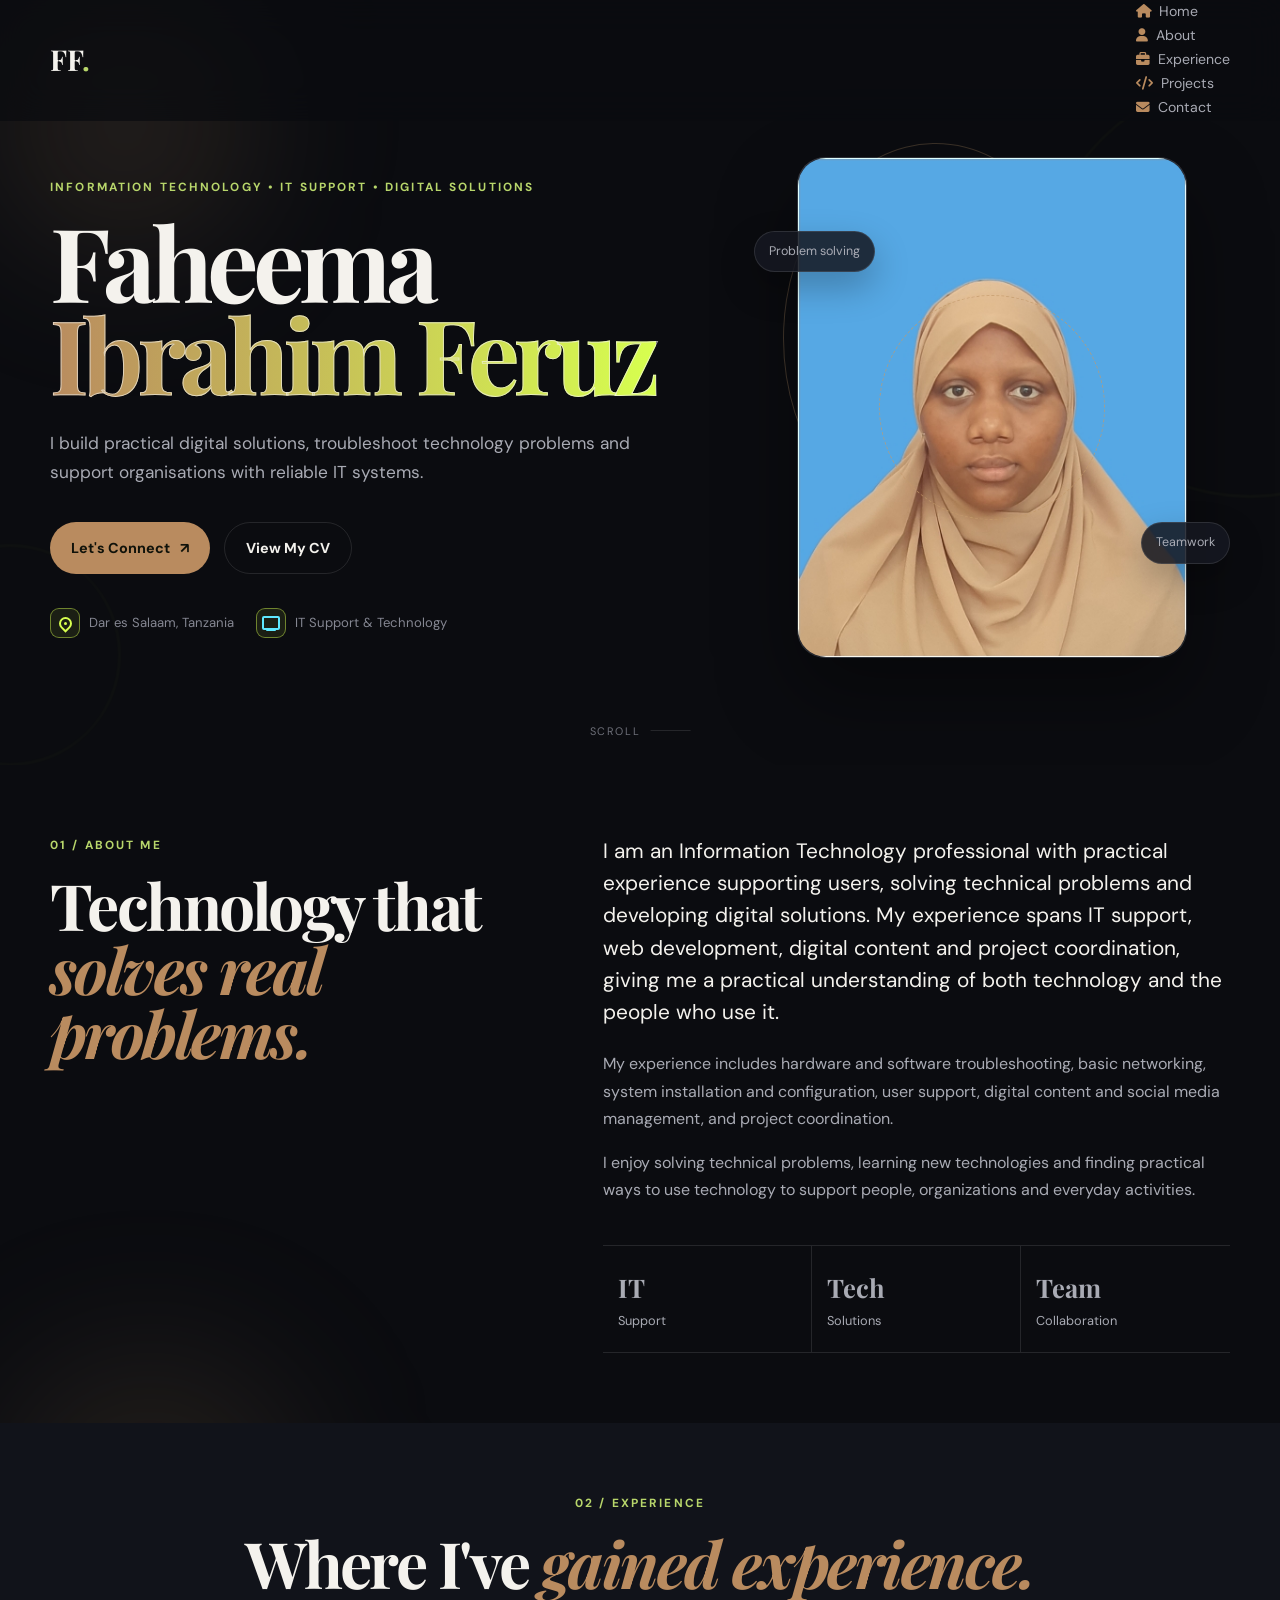
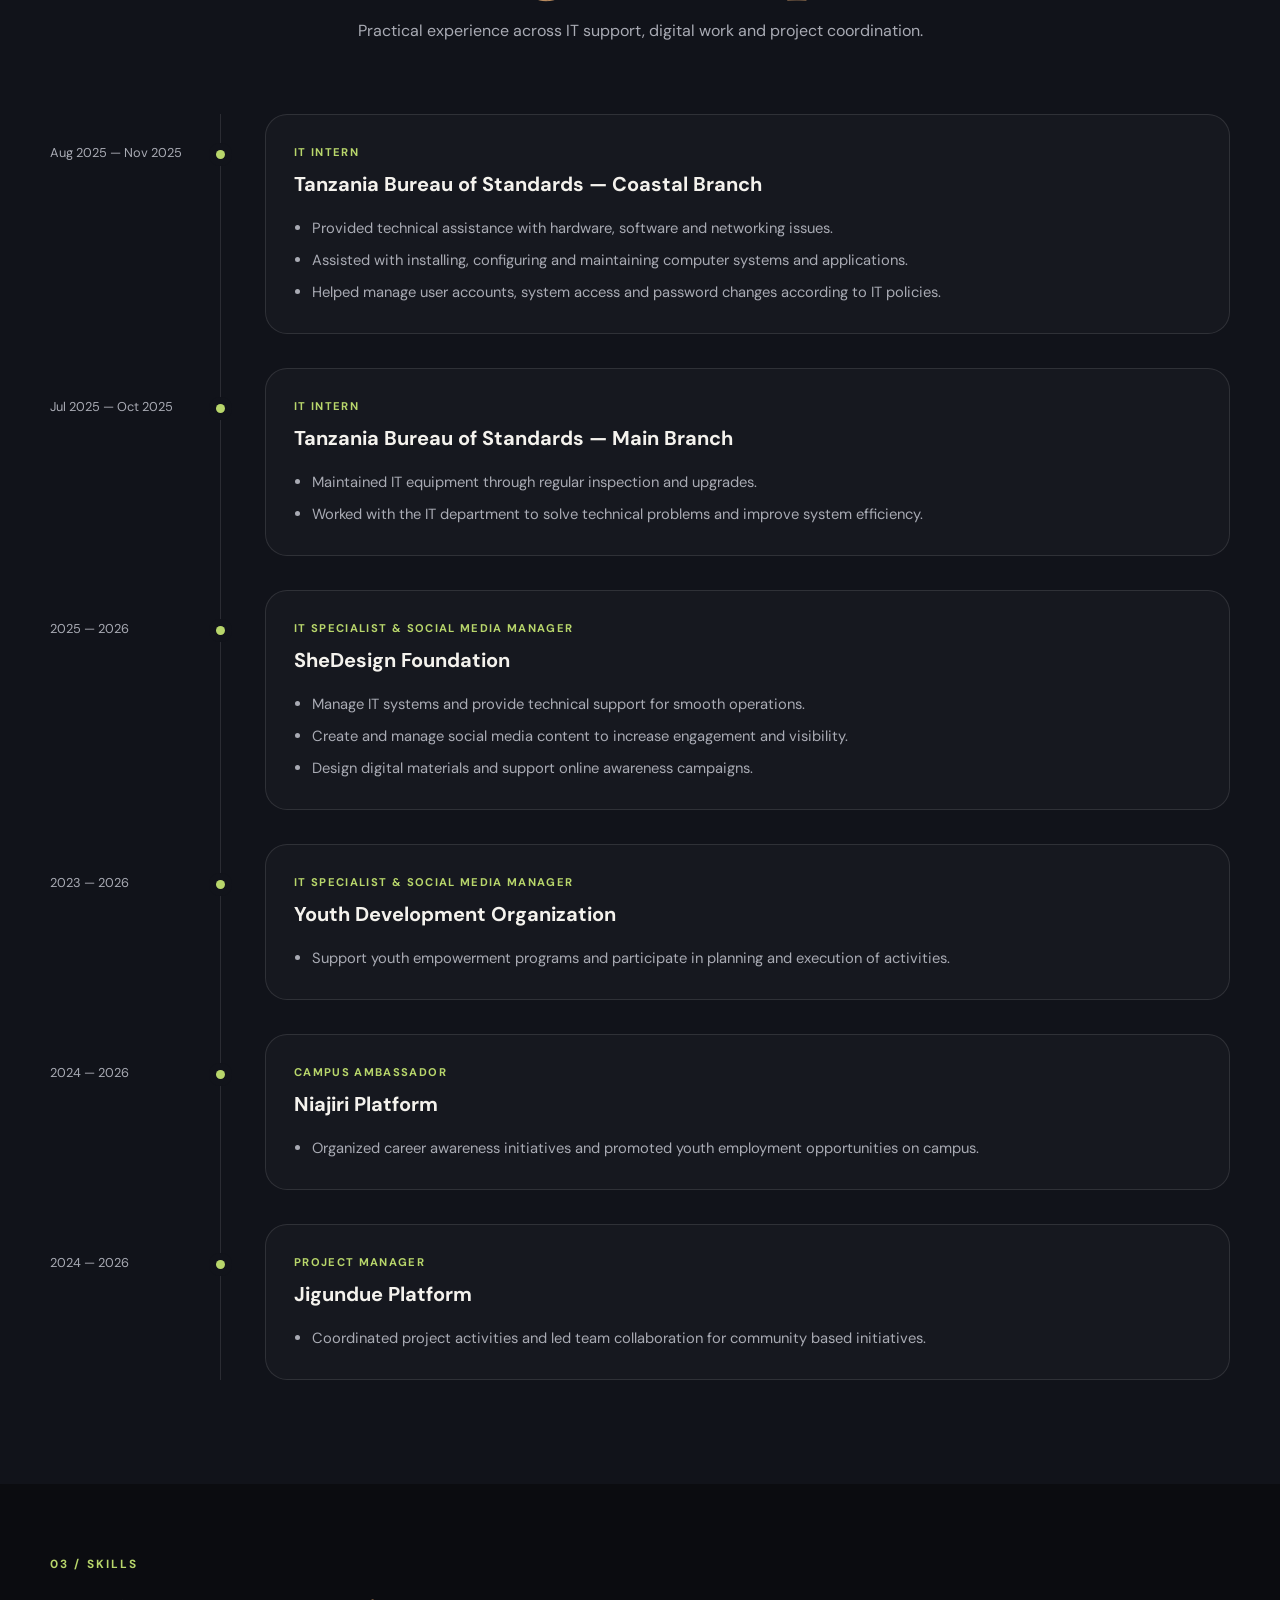
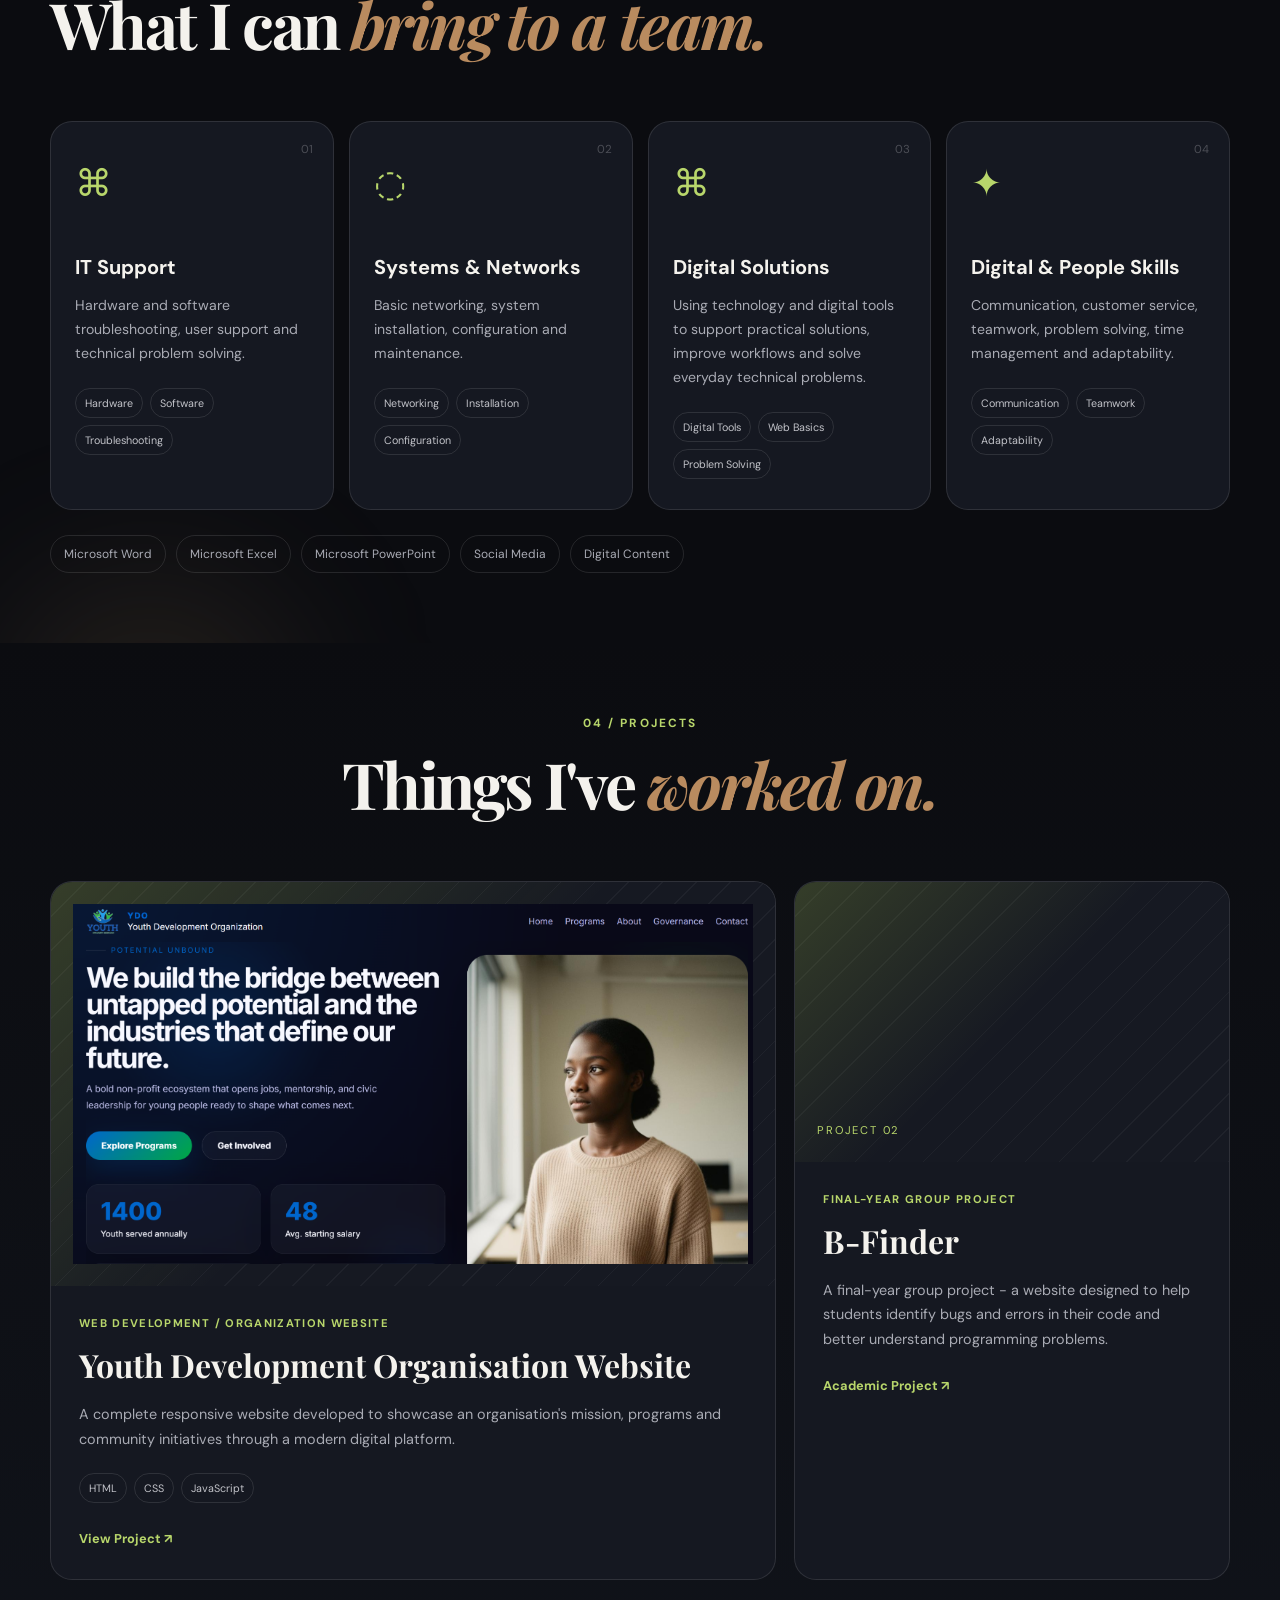
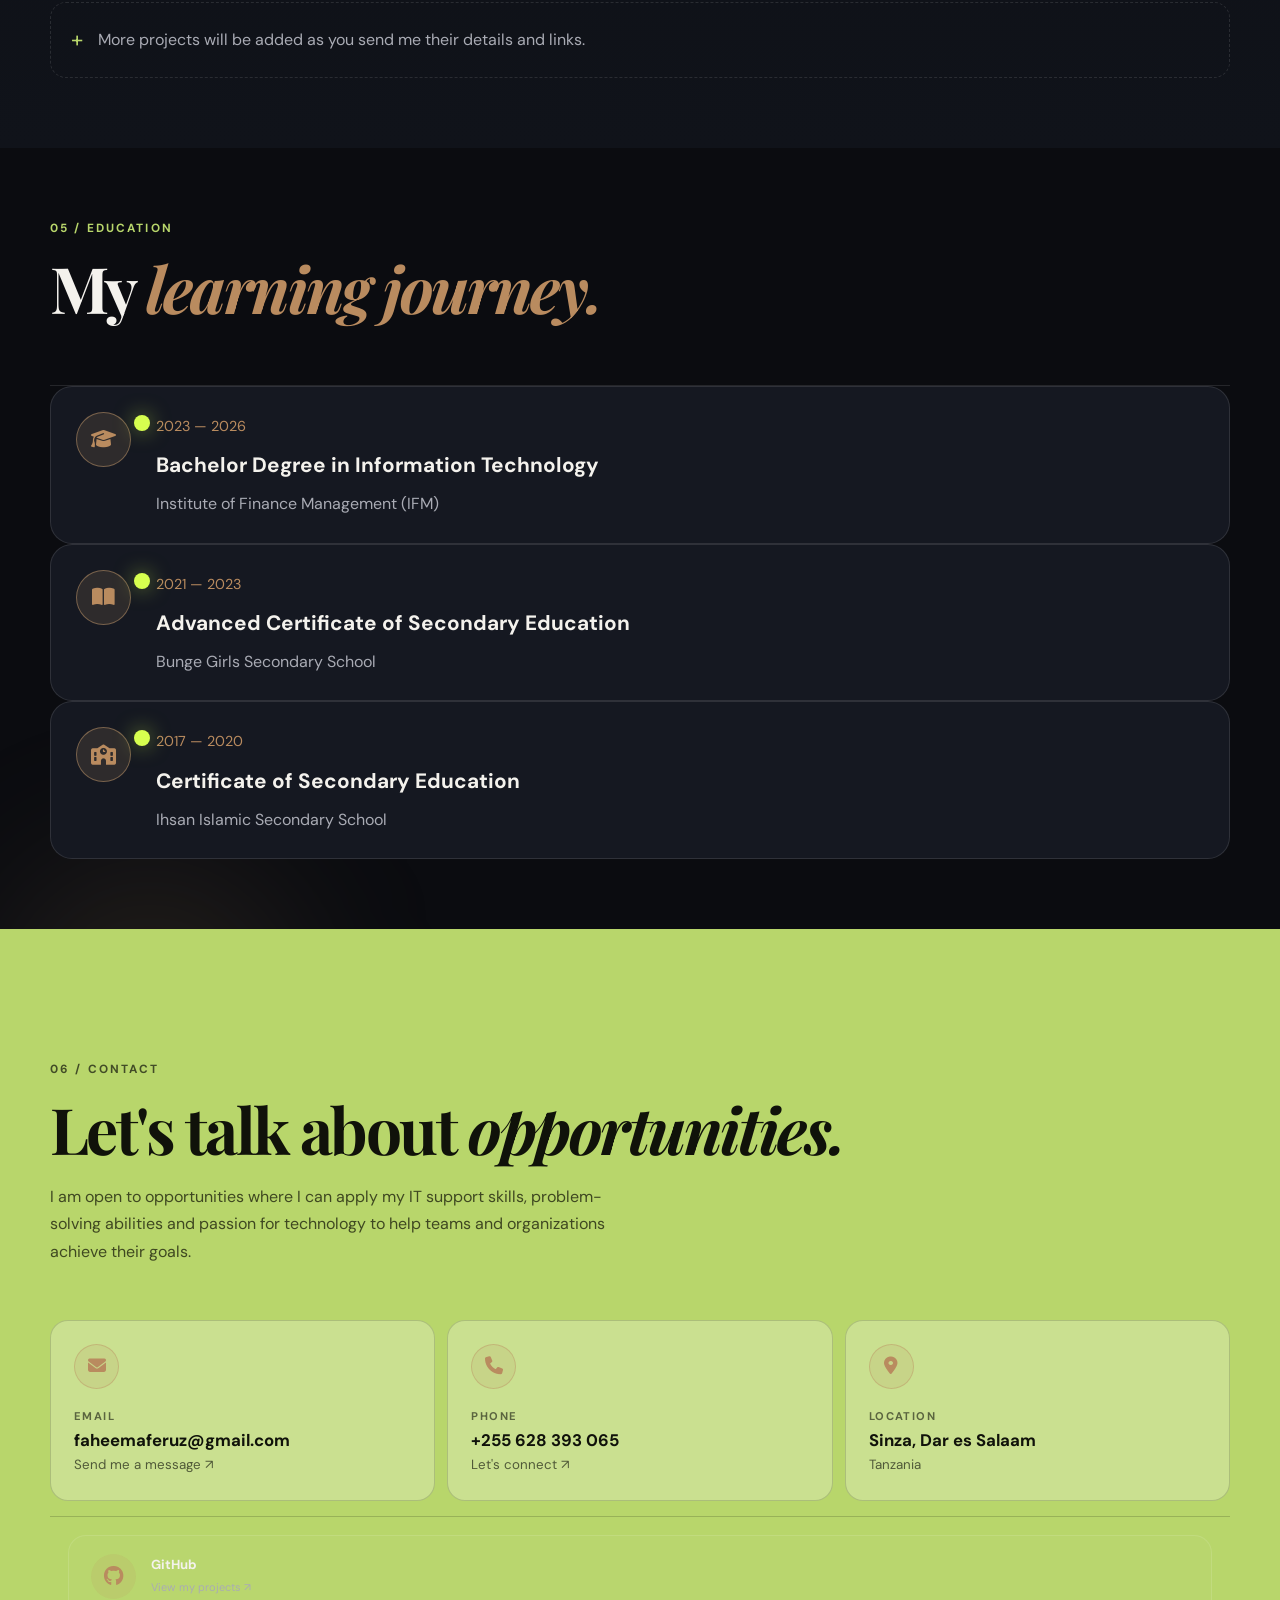
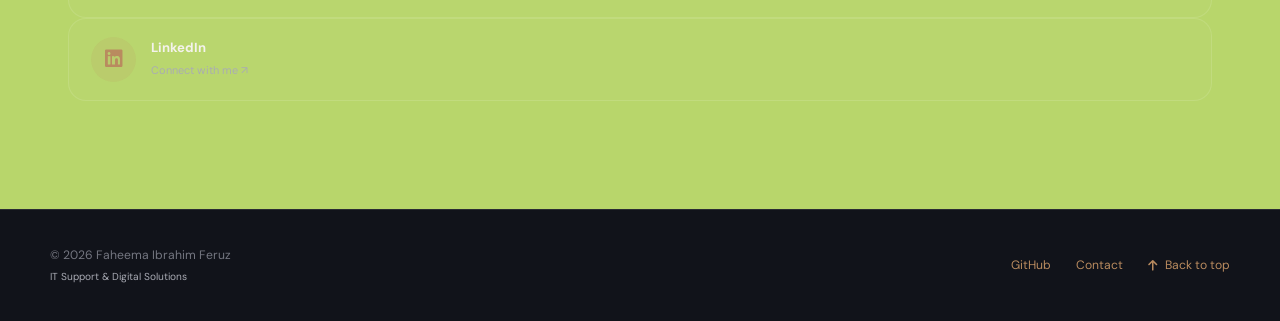
<file: index.html>
<!DOCTYPE html>
<html lang="en">
<head>
  <meta charset="UTF-8">
  <meta name="viewport" content="width=device-width, initial-scale=1.0">
  <meta name="description" content="Portfolio of Faheema Ibrahim Feruz — Information Technology, IT Support and Digital Solutions.">
  <title>Faheema Ibrahim Feruz | IT Support & Digital Solutions</title>
  <link rel="preconnect" href="https://fonts.googleapis.com">
  <link rel="preconnect" href="https://fonts.gstatic.com" crossorigin>
  <link href="https://fonts.googleapis.com/css2?family=DM+Sans:wght@400;500;600;700&family=Playfair+Display:wght@600;700&display=swap" rel="stylesheet">
  <link rel="stylesheet" href="https://cdnjs.cloudflare.com/ajax/libs/font-awesome/6.5.2/css/all.min.css">
  <link rel="stylesheet" href="https://cdnjs.cloudflare.com/ajax/libs/font-awesome/6.5.1/css/all.min.css">
  <link rel="stylesheet" href="https://cdnjs.cloudflare.com/ajax/libs/font-awesome/6.5.2/css/all.min.css">
  <link rel="stylesheet" href="style.css">
</head>

<body>
  <div class="cursor-glow"></div>

 <header class="site-header">

  <nav class="navbar container">

    <a class="logo" href="#home">
      FF<span>.</span>
    </a>


    <button class="menu-toggle" aria-label="Open menu">
      <i class="fa-solid fa-bars"></i>
    </button>


    <nav class="nav-links">

      <a href="#home">
        <i class="fa-solid fa-house"></i>
        Home
      </a>

      <a href="#about">
        <i class="fa-solid fa-user"></i>
        About
      </a>

      <a href="#experience">
        <i class="fa-solid fa-briefcase"></i>
        Experience
      </a>

      <a href="#projects">
        <i class="fa-solid fa-code"></i>
        Projects
      </a>

      <a href="#contact">
        <i class="fa-solid fa-envelope"></i>
        Contact
      </a>

    </nav>

  </nav>

</header>
  <main>
    <!-- HERO -->
    <section id="home" class="hero">
      <div class="hero-bg-shape shape-one"></div>
      <div class="hero-bg-shape shape-two"></div>

      <div class="container hero-content">
        <div class="hero-text reveal">
          <p class="eyebrow">INFORMATION TECHNOLOGY • IT SUPPORT • DIGITAL SOLUTIONS</p>
          <h1>Faheema<br><span>Ibrahim Feruz</span></h1>
          <p class="hero-description">
            I build practical digital solutions, troubleshoot technology problems and support organisations with reliable IT systems.
          </p>

          <div class="hero-buttons">
            <a class="btn btn-primary" href="#contact">Let's Connect <span>↗</span></a>
            <a class="btn btn-outline" href="Faheema-Feruz-CV.pdf" target="_blank">View My CV</a>
          </div>

          <div class="quick-info">
           <span class="info-item">
    <span class="info-icon location-icon">
        <span></span>
    </span>
    Dar es Salaam, Tanzania
</span>

<span class="info-item">
    <span class="info-icon computer-icon">
        <span></span>
    </span>
    IT Support & Technology
</span>
          </div>
        </div>

        <div class="hero-visual reveal">
          <div class="portrait-card">
            <div class="portrait-ring"></div>
            <img
        src="profile.jpg"
        alt="Faheema Ibrahim Feruz"
        class="profile-photo"
    >
            <div class="portrait-caption">
              <span>Currently focused on</span>
              <strong>Technology & Impact</strong>
            </div>
          </div>
          <div class="floating-note note-one">Problem solving</div>
          <div class="floating-note note-two">Teamwork</div>
        </div>
      </div>

      <a class="scroll-indicator" href="#about" aria-label="Scroll to about section">
        <span>Scroll</span>
        <div class="scroll-line"></div>
      </a>
    </section>

    <!-- ABOUT -->
    <section id="about" class="section">
      <div class="container two-column">
        <div class="section-heading reveal">
          <p class="eyebrow">01 / ABOUT ME</p>
          <h2>Technology that <em>solves real problems.</em></h2>
        </div>

        <div class="about-copy reveal">
          <p class="lead">
            I am an Information Technology professional with practical experience supporting users, solving technical problems and developing digital solutions. My experience spans IT support, web development, digital content and project coordination, giving me a practical understanding of both technology and the people who use it.
          </p>
          <p>
            My experience includes hardware and software troubleshooting, basic networking,
            system installation and configuration, user support, digital content and
            social media management, and project coordination.
          </p>
         <p>
    I enjoy solving technical problems, learning new technologies and
    finding practical ways to use technology to support people,
    organizations and everyday activities.
  </p>

  <div class="about-stats">
    <div>
      <strong>IT</strong>
      <span>Support</span>
    </div>
    <div>
      <strong>Tech</strong>
      <span>Solutions</span>
    </div>
    <div>
      <strong>Team</strong>
      <span>Collaboration</span>
    </div>
  </div>
</div>
    </section>

    <!-- EXPERIENCE -->
    <section id="experience" class="section section-dark">
      <div class="container">
        <div class="section-heading centered reveal">
          <p class="eyebrow">02 / EXPERIENCE</p>
          <h2>Where I've <em>gained experience.</em></h2>
          <p>Practical experience across IT support, digital work and project coordination.</p>
        </div>

        <div class="timeline">
          <article class="timeline-item reveal">
            <div class="timeline-date">Aug 2025 — Nov 2025</div>
            <div class="timeline-card">
              <p class="role">IT Intern</p>
              <h3>Tanzania Bureau of Standards — Coastal Branch</h3>
              <ul>
                <li>Provided technical assistance with hardware, software and networking issues.</li>
                <li>Assisted with installing, configuring and maintaining computer systems and applications.</li>
                <li>Helped manage user accounts, system access and password changes according to IT policies.</li>
              </ul>
            </div>
          </article>

          <article class="timeline-item reveal">
            <div class="timeline-date">Jul 2025 — Oct 2025</div>
            <div class="timeline-card">
              <p class="role">IT Intern</p>
              <h3>Tanzania Bureau of Standards — Main Branch</h3>
              <ul>
                <li>Maintained IT equipment through regular inspection and upgrades.</li>
                <li>Worked with the IT department to solve technical problems and improve system efficiency.</li>
              </ul>
            </div>
          </article>

          <article class="timeline-item reveal">
            <div class="timeline-date">2025 — 2026</div>
            <div class="timeline-card">
              <p class="role">IT Specialist & Social Media Manager</p>
              <h3>SheDesign Foundation</h3>
              <ul>
                <li>Manage IT systems and provide technical support for smooth operations.</li>
                <li>Create and manage social media content to increase engagement and visibility.</li>
                <li>Design digital materials and support online awareness campaigns.</li>
              </ul>
            </div>
          </article>

          <article class="timeline-item reveal">
            <div class="timeline-date">2023 — 2026</div>
            <div class="timeline-card">
              <p class="role">IT Specialist & Social Media Manager</p>
              <h3>Youth Development Organization</h3>
              <ul>
                <li>Support youth empowerment programs and participate in planning and execution of activities.</li>
              </ul>
            </div>
          </article>

          <article class="timeline-item reveal">
            <div class="timeline-date">2024 — 2026</div>
            <div class="timeline-card">
              <p class="role">Campus Ambassador</p>
              <h3>Niajiri Platform</h3>
              <ul>
                <li>Organized career awareness initiatives and promoted youth employment opportunities on campus.</li>
              </ul>
            </div>
          </article>

          <article class="timeline-item reveal">
            <div class="timeline-date">2024 — 2026</div>
            <div class="timeline-card">
              <p class="role">Project Manager</p>
              <h3>Jigundue Platform</h3>
              <ul>
                <li>Coordinated project activities and led team collaboration for community based initiatives.</li>
              </ul>
            </div>
          </article>
        </div>
      </div>
    </section>

    <!-- SKILLS -->
    <section id="skills" class="section">
      <div class="container">
        <div class="section-heading reveal">
          <p class="eyebrow">03 / SKILLS</p>
          <h2>What I can <em>bring to a team.</em></h2>
        </div>

        <div class="skills-grid">
          <article class="skill-card reveal">
            <span class="skill-number">01</span>
            <div class="skill-icon">⌘</div>
            <h3>IT Support</h3>
            <p>Hardware and software troubleshooting, user support and technical problem solving.</p>
            <div class="tags">
              <span>Hardware</span><span>Software</span><span>Troubleshooting</span>
            </div>
          </article>

          <article class="skill-card reveal">
            <span class="skill-number">02</span>
            <div class="skill-icon">◌</div>
            <h3>Systems & Networks</h3>
            <p>Basic networking, system installation, configuration and maintenance.</p>
            <div class="tags">
              <span>Networking</span><span>Installation</span><span>Configuration</span>
            </div>
          </article>

          <article class="skill-card reveal">
  <span class="skill-number">03</span>
  <div class="skill-icon">⌘</div>
  <h3>Digital Solutions</h3>
  <p>Using technology and digital tools to support practical solutions, improve workflows and solve everyday technical problems.</p>
  <div class="tags">
    <span>Digital Tools</span><span>Web Basics</span><span>Problem Solving</span>
  </div>
</article>

          <article class="skill-card reveal">
            <span class="skill-number">04</span>
            <div class="skill-icon">✦</div>
            <h3>Digital & People Skills</h3>
            <p>Communication, customer service, teamwork, problem solving, time management and adaptability.</p>
            <div class="tags">
              <span>Communication</span><span>Teamwork</span><span>Adaptability</span>
            </div>
          </article>
        </div>

        <div class="software-strip reveal">
          <span>Microsoft Word</span>
          <span>Microsoft Excel</span>
          <span>Microsoft PowerPoint</span>
          <span>Social Media</span>
          <span>Digital Content</span>
        </div>
      </div>
    </section>

    <!-- PROJECTS -->
    <section id="projects" class="section projects-section">
      <div class="container">
        <div class="section-heading centered reveal">
          <p class="eyebrow">04 / PROJECTS</p>
          <h2>Things I've <em>worked on.</em></h2>
        </div>

        <div class="project-grid">
          <article class="project-card featured reveal">
            <div class="project-image project-image-one">
  <img src="ydo-website.png" alt="Youth Development Organization Website">
</div>
            <div class="project-content">
             <p class="project-type">Web Development / Organization Website</p>

<h3>Youth Development Organisation Website</h3>

<p>
A complete responsive website developed to showcase an organisation's
mission, programs and community initiatives through a modern digital
platform.
</p>

<div class="tags">
  <span>HTML</span>
  <span>CSS</span>
  <span>JavaScript</span>
</div>

<div class="project-links">
    <a href="project-ydo.html" class="project-link">
        View Project ↗
    </a>
</div>
            </div>
          </article>

          <article class="project-card reveal">
            <div class="project-image project-image-two">
              <span>PROJECT 02</span>
            </div>
            <div class="project-content">
              <p class="project-type">Final-Year Group Project</p>
              <h3>B-Finder</h3>
<p>
  A final-year group project - a website designed to help students
  identify bugs and errors in their code and better understand
  programming problems.
</p>
              <div class="project-links">
                <span class="project-link">
  Academic Project ↗
</span>
              </div>
            </div>
          </article>
        </div>

        <div class="project-note reveal">
          <span>+</span>
          <p>More projects will be added as you send me their details and links.</p>
        </div>
      </div>
    </section>

    <!-- EDUCATION -->
    <section id="education" class="section">
      <div class="container">
        <div class="section-heading reveal">
          <p class="eyebrow">05 / EDUCATION</p>
          <h2>My <em>learning journey.</em></h2>
        </div>

        <div class="education-list">

  <article class="education-item reveal">
   <div class="education-icon">
  <i class="fa-solid fa-graduation-cap"></i>
</div>

    <div class="education-content">
      <span class="education-year">2023 — 2026</span>
      <h3>Bachelor Degree in Information Technology</h3>
      <p>Institute of Finance Management (IFM)</p>
    </div>
  </article>

  <article class="education-item reveal">
   <div class="education-icon">
  <i class="fa-solid fa-book-open"></i>
</div>

    <div class="education-content">
      <span class="education-year">2021 — 2023</span>
      <h3>Advanced Certificate of Secondary Education</h3>
      <p>Bunge Girls Secondary School</p>
    </div>
  </article>

  <article class="education-item reveal">
   <div class="education-icon">
  <i class="fa-solid fa-school"></i>
</div>

    <div class="education-content">
      <span class="education-year">2017 — 2020</span>
      <h3>Certificate of Secondary Education</h3>
      <p>Ihsan Islamic Secondary School</p>
    </div>
  </article>

</div>
    </section>

    <!-- CONTACT -->
    <section id="contact" class="contact-section">
      <div class="container contact-inner">
        <div class="section-heading reveal">
          <p class="eyebrow">06 / CONTACT</p>
          <h2>Let's talk about <em>opportunities.</em></h2>
          <p>
  I am open to opportunities where I can apply my IT support skills,
  problem-solving abilities and passion for technology to help teams
  and organizations achieve their goals.
</p>
        </div>

        <div class="contact-details reveal">
          <a href="mailto:faheemaferuz@gmail.com" class="contact-card">
  <div class="contact-icon">
    <i class="fa-solid fa-envelope"></i>
  </div>

  <span>Email</span>
  <strong>faheemaferuz@gmail.com</strong>
  <small>Send me a message ↗</small>
</a>

          <a href="tel:+255628393065" class="contact-card">
            <div class="contact-icon">
  <i class="fa-solid fa-phone"></i>
</div>
            <span>Phone</span>
            <strong>+255 628 393 065</strong>
            <small>Let's connect ↗</small>
          </a>

          <div class="contact-card">
            <div class="contact-icon">
  <i class="fa-solid fa-location-dot"></i>
</div>
            <span>Location</span>
            <strong>Sinza, Dar es Salaam</strong>
            <small>Tanzania</small>
          </div>
        </div>

        <div class="social-placeholder reveal">
  <a href="https://github.com/maolixie" 
   target="_blank" 
   class="social-card">

  <span class="social-icon">
    <i class="fa-brands fa-github"></i>
  </span>

  <div>
    <strong>GitHub</strong>
    <small>View my projects ↗</small>
  </div>

</a>

   <a href="https://www.linkedin.com/in/faheema-feruz-80536438b" 
     target="_blank" 
     class="social-card">

    <span class="social-icon">
      <i class="fa-brands fa-linkedin"></i>
    </span>

    <div>
      <strong>LinkedIn</strong>
      <small>Connect with me ↗</small>
    </div>

  </a>

</div>
      </div>
    </section>
  </main>

  <footer class="footer">
  <div class="container footer-inner">
    <div>
      <p>© <span id="year"></span> Faheema Ibrahim Feruz</p>
      <small>IT Support & Digital Solutions</small>
    </div>

    <div class="footer-links">
      <a href="https://github.com/maolixie" target="_blank">GitHub</a>
      <a href="#contact">Contact</a>
     <a href="#home">
    <i class="fa-solid fa-arrow-up"></i>
    Back to top
</a>
    </div>
  </div>
</footer>

  <script src="script.js"></script>
</body>
</html>
</file>
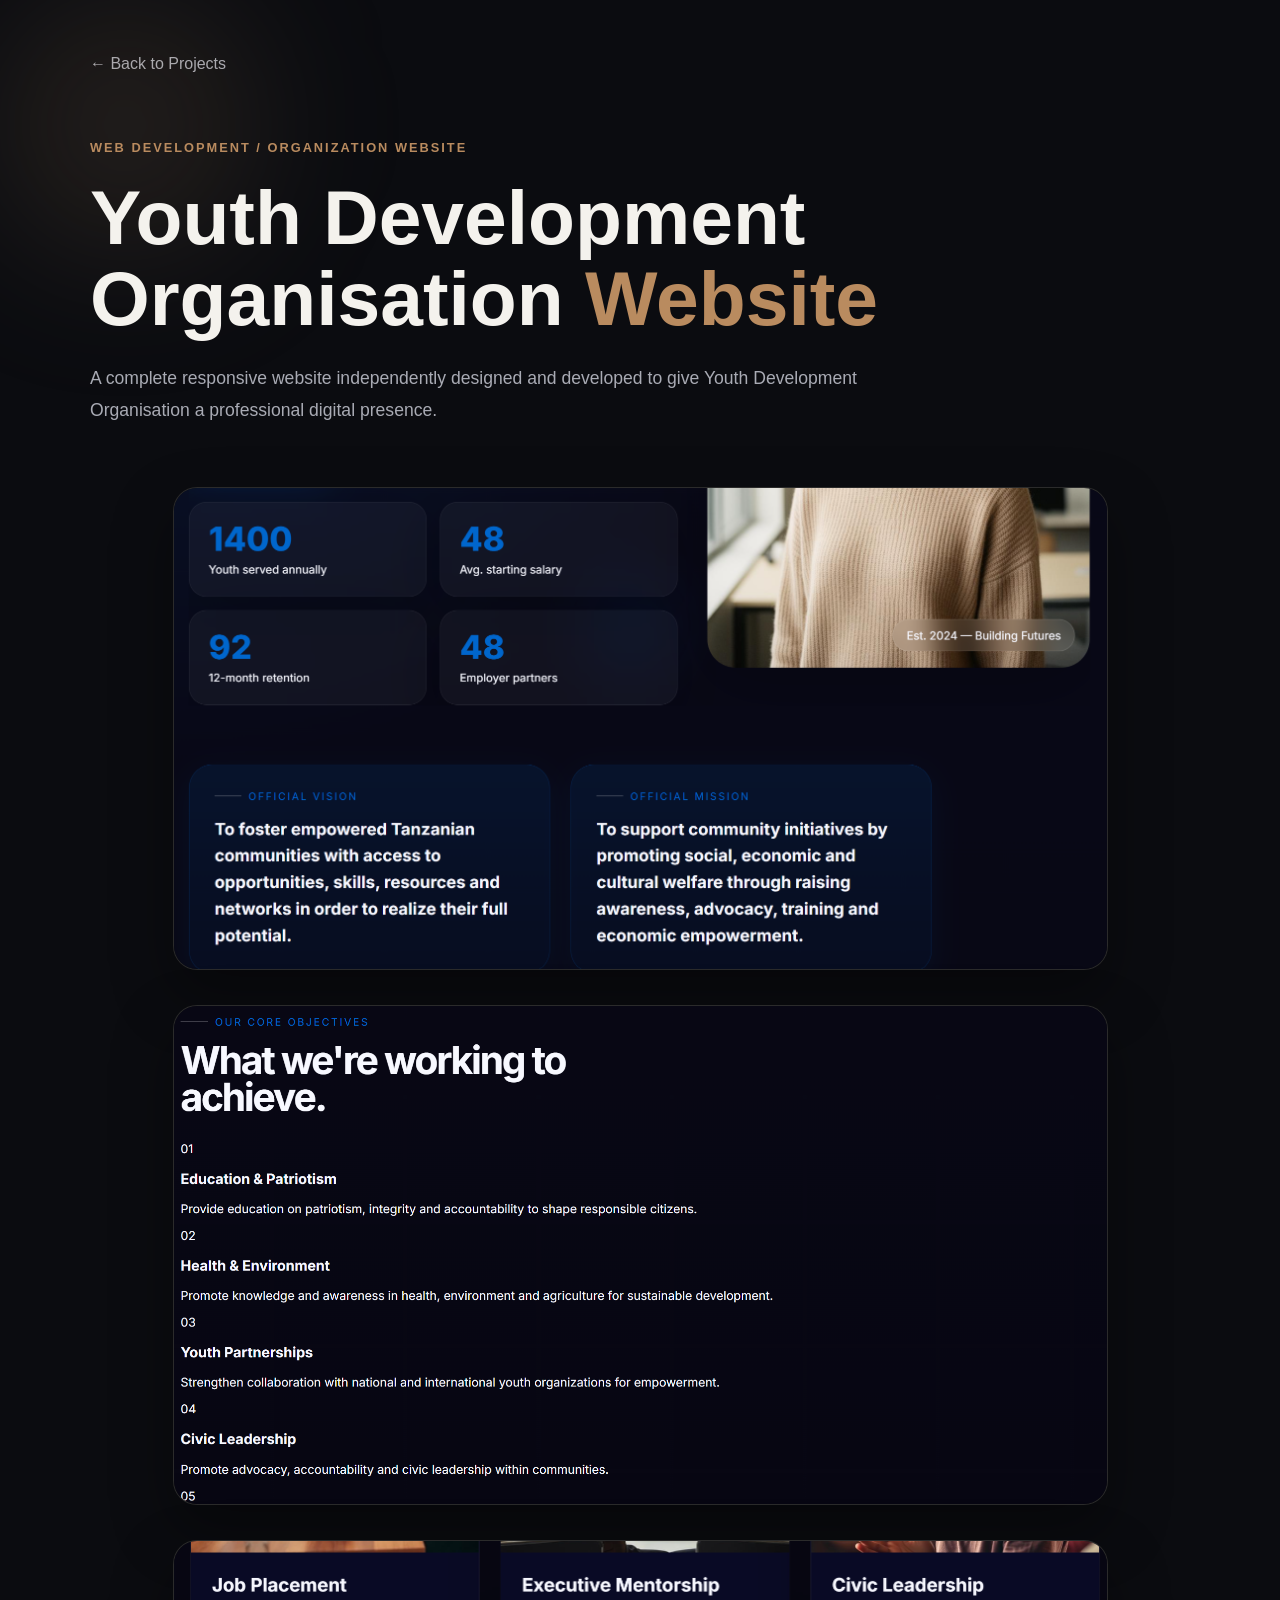
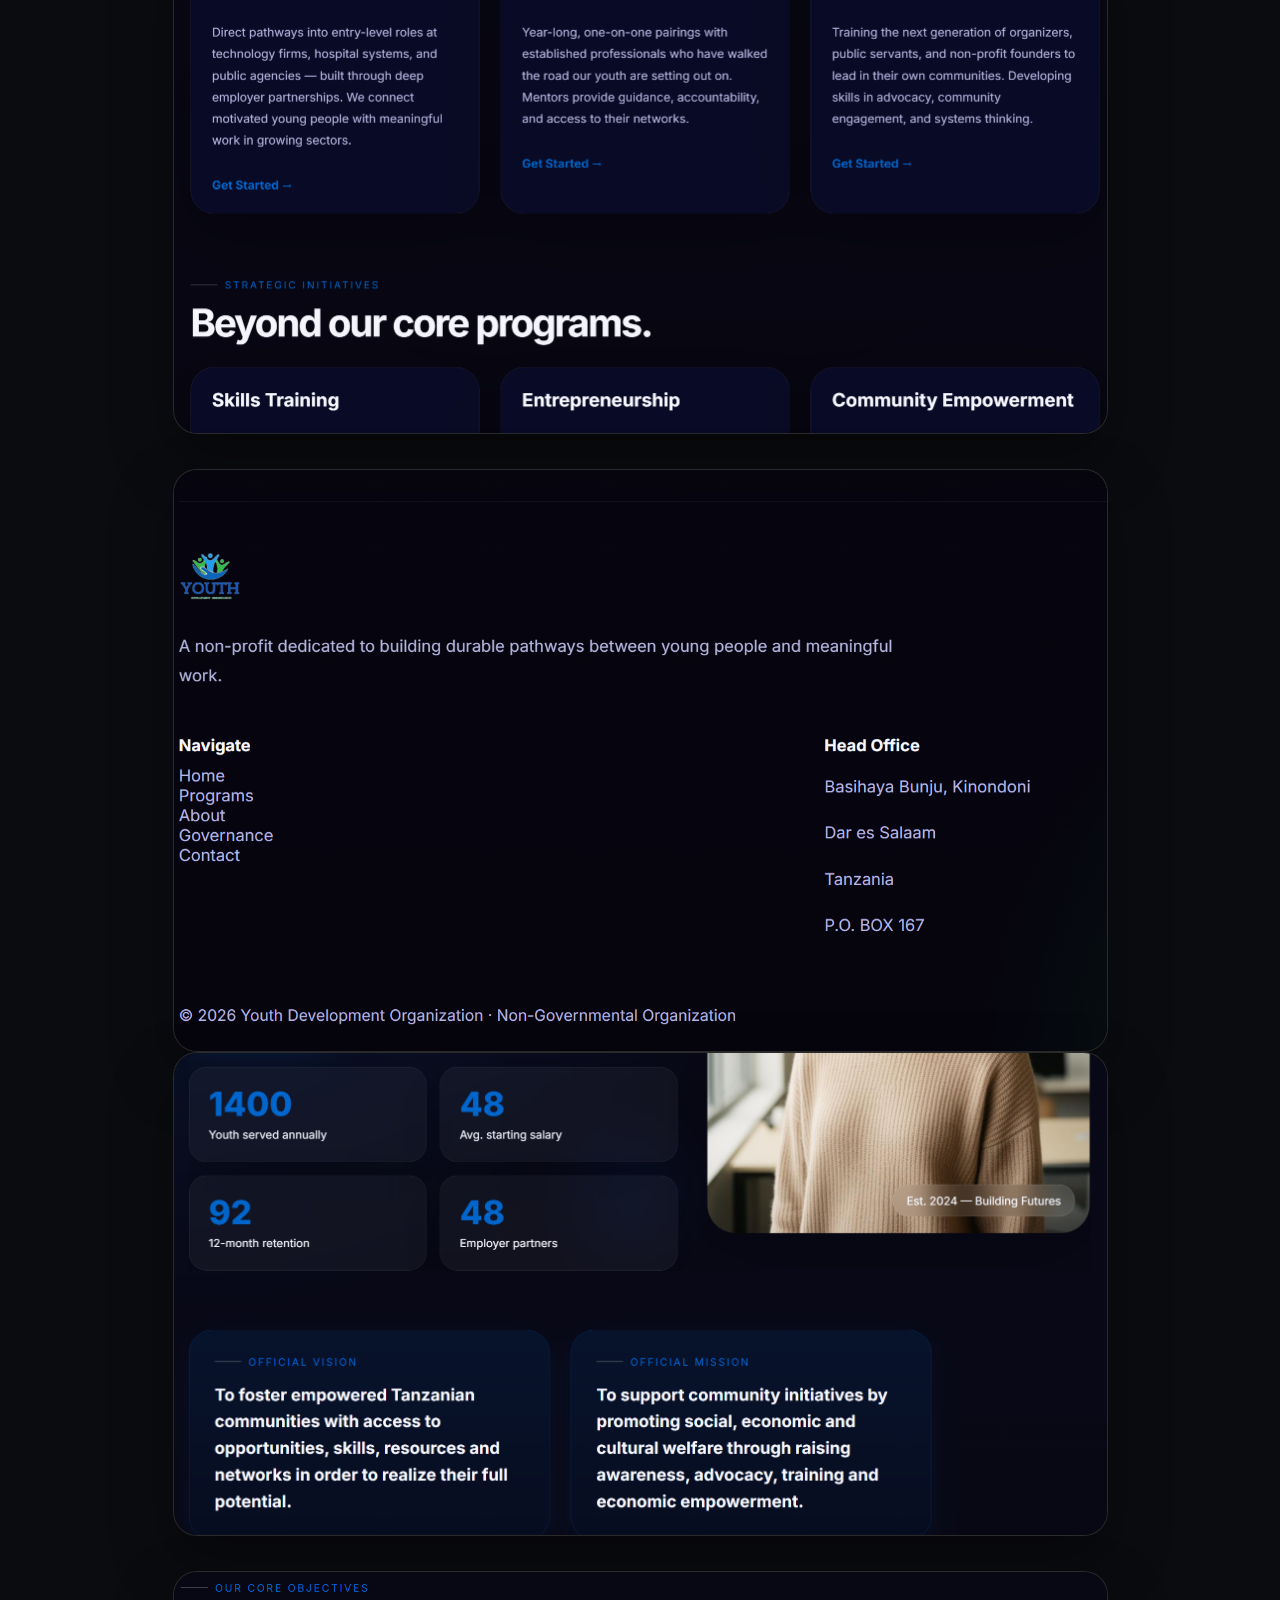
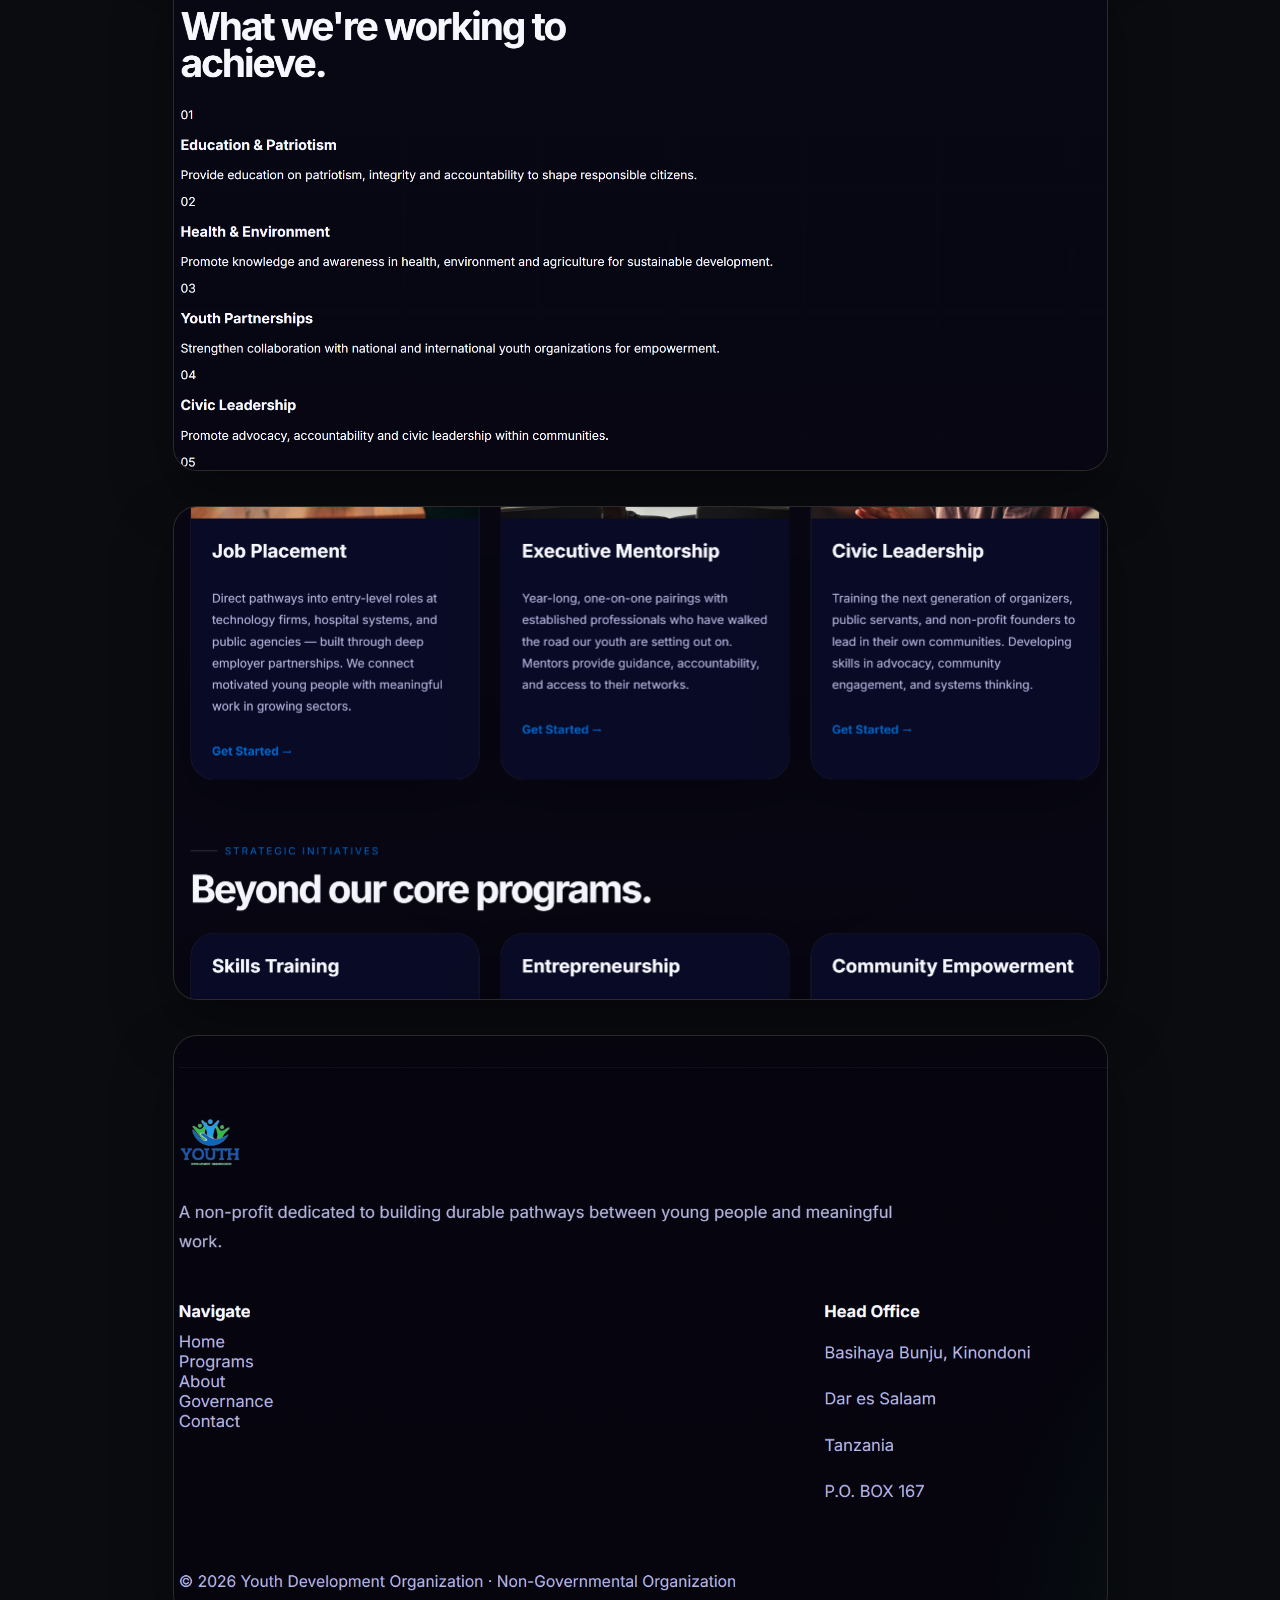
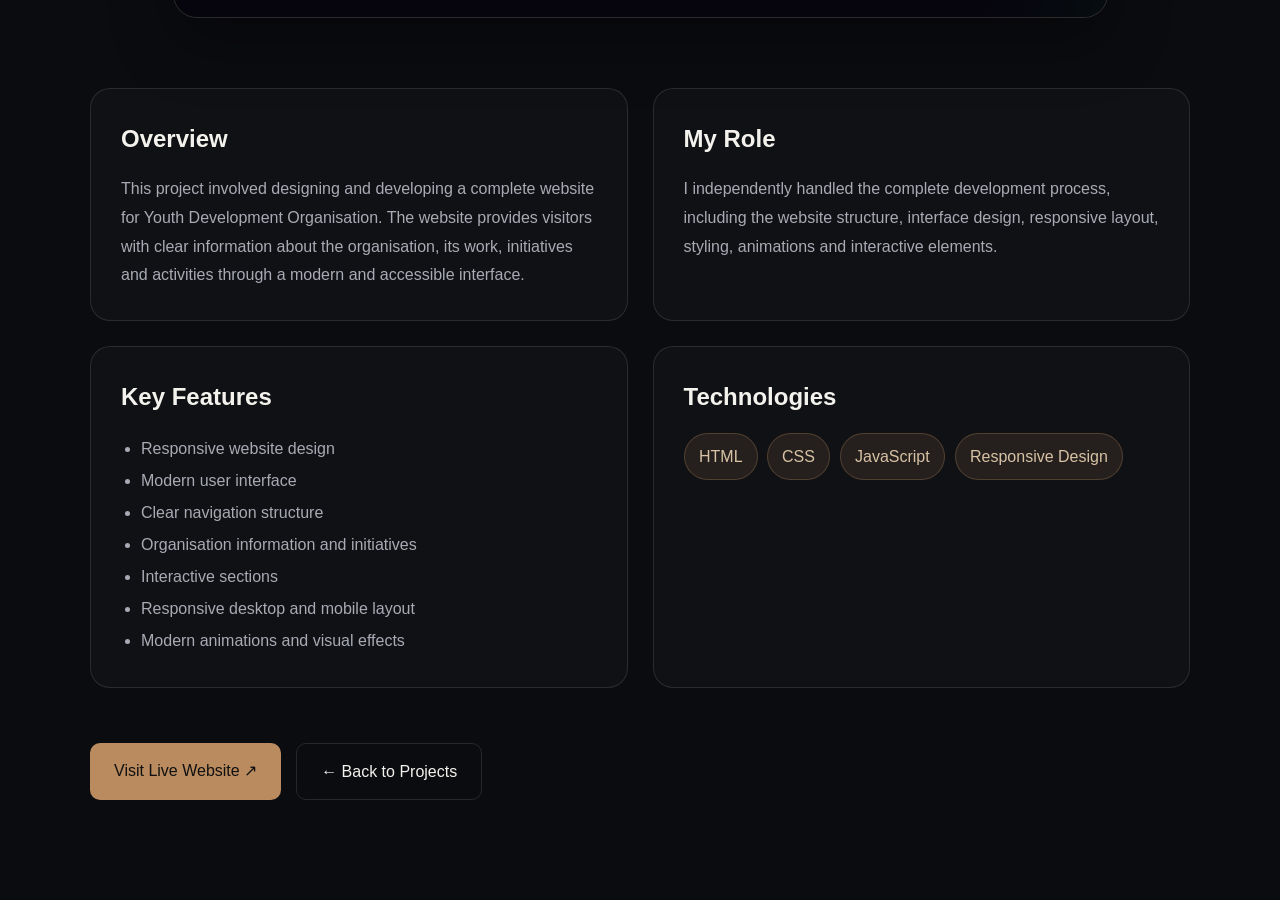
<file: project-ydo.html>
<!DOCTYPE html>
<html lang="en">
<head>
    <meta charset="UTF-8">
    <meta name="viewport" content="width=device-width, initial-scale=1.0">

    <title>Youth Development Organisation Website | Project</title>

    <link rel="stylesheet" href="style.css">
</head>

<body>

    <main class="project-details">

        <!-- Back Button -->
        <a href="index.html" class="back-project">
            ← Back to Projects
        </a>

        <!-- Project Header -->
        <section class="project-hero">

            <p class="project-label">
                WEB DEVELOPMENT / ORGANIZATION WEBSITE
            </p>

            <h1>
                Youth Development Organisation
                <span>Website</span>
            </h1>

            <p class="project-intro">
                A complete responsive website independently designed
                and developed to give Youth Development Organisation
                a professional digital presence.
            </p>

        </section>


        <!-- Project Screenshot -->
         <div class="project-gallery">

        <div class="project-large-image scroll-reveal">
    <img src="ydo-home.png">
</div>

        <div class="project-large-image scroll-reveal">
    <img src="ydo-about.png">
</div>

<div class="project-large-image scroll-reveal">
    <img src="ydo-programs.png">
</div>

<div class="project-large-image scroll-reveal">
    <img src="ydo-contact.png">
</div>

    </div>

</section> <div class="project-gallery">

        <div class="project-large-image">
            <img src="ydo-home.png" alt="YDO homepage">
        </div>

        <div class="project-large-image">
            <img src="ydo-about.png" alt="YDO about page">
        </div>

        <div class="project-large-image">
            <img src="ydo-programs.png" alt="YDO programs page">
        </div>

        <div class="project-large-image">
            <img src="ydo-contact.png" alt="YDO contact page">
        </div>

    </div>

</section>


        <!-- Project Information -->
        <section class="project-info">

            <div class="project-info-block">

                <h2>Overview</h2>

                <p>
                    This project involved designing and developing a
                    complete website for Youth Development Organisation.
                    The website provides visitors with clear information
                    about the organisation, its work, initiatives and
                    activities through a modern and accessible interface.
                </p>

            </div>


            <div class="project-info-block">

                <h2>My Role</h2>

                <p>
                    I independently handled the complete development
                    process, including the website structure, interface
                    design, responsive layout, styling, animations and
                    interactive elements.
                </p>

            </div>


            <div class="project-info-block">

                <h2>Key Features</h2>

                <ul class="project-features">
                    <li>Responsive website design</li>
                    <li>Modern user interface</li>
                    <li>Clear navigation structure</li>
                    <li>Organisation information and initiatives</li>
                    <li>Interactive sections</li>
                    <li>Responsive desktop and mobile layout</li>
                    <li>Modern animations and visual effects</li>
                </ul>

            </div>


            <div class="project-info-block">

                <h2>Technologies</h2>

                <div class="project-tech">

                    <span>HTML</span>
                    <span>CSS</span>
                    <span>JavaScript</span>
                    <span>Responsive Design</span>

                </div>

            </div>

        </section>


        <!-- Buttons -->
        <section class="project-actions">

            <a
                href="https://youthdevelopmentorganisation.co.tz/"
                target="_blank"
                class="project-main-btn"
            >
                Visit Live Website ↗
            </a>

            <a
                href="index.html"
                class="project-secondary-btn"
            >
                ← Back to Projects
            </a>

        </section>

    </main>

</body>
</html>
</file>
<file: style.css>
/* ==============================
   FAHEEMA IBRAHIM FERUZ PORTFOLIO
   ============================== */

:root {
  --bg: #0b0c10;
  --bg-soft: #11131a;
  --card: #151821;
  --text: #f4f2ed;
  --muted: #a9abb4;
  --line: rgba(255,255,255,.11);
  --accent: #b8d66b;
--accent-dark: #91ad4f;
  --max: 1180px;
  --radius: 22px;
}

* {
  margin: 0;
  padding: 0;
  box-sizing: border-box;
}

html {
  scroll-behavior: smooth;
}

body {
  font-family: "DM Sans", sans-serif;
  background: var(--bg);
  color: var(--text);
  line-height: 1.7;
  overflow-x: hidden;
}

a {
  color: inherit;
  text-decoration: none;
}

button {
  font: inherit;
}

.container {
  width: min(var(--max), calc(100% - 48px));
  margin: 0 auto;
}

/* Header */
.site-header {
  position: fixed;
  inset: 0 0 auto;
  z-index: 1000;
  background: rgba(11,12,16,.72);
  backdrop-filter: blur(18px);
  border-bottom: 1px solid transparent;
  transition: .3s ease;
}

.site-header.scrolled {
  border-color: var(--line);
}

.navbar {
  min-height: 82px;
  display: flex;
  align-items: center;
  justify-content: space-between;
}

.logo {
  font-family: "Playfair Display", serif;
  font-size: 1.8rem;
  font-weight: 700;
}

.logo span {
  color: var(--accent);
}

.nav-links a {

  color: var(--muted);

  font-size: .88rem;

  transition: color .25s ease;

}

.nav-links a:hover {

  color: var(--accent);

}

.menu-toggle {
  display: block;
  border: 0;
  background: transparent;
  cursor: pointer;
}

.menu-toggle span {
  display: none;
  width: 25px;
  height: 2px;
  margin: 5px 0;
  background: var(--text);
}

/* Hero */
.hero {
  min-height: 85vh;
  position: relative;
  display: flex;
  align-items: center;
  overflow: hidden;
  padding: 130px 0 80px;
}

.hero-content {
  display: grid;
  grid-template-columns: 1.15fr .85fr;
  align-items: center;
  gap: 60px;
}

.eyebrow {
  color: var(--accent);
  font-size: .74rem;
  font-weight: 700;
  letter-spacing: .18em;
  text-transform: uppercase;
  margin-bottom: 18px;
}

.hero h1 {
  font-family: "Playfair Display", serif;
  font-size: clamp(4rem, 8vw, 7.5rem);
  line-height: .9;
  letter-spacing: -.055em;
  margin-bottom: 30px;
}

.hero h1 span {
  color: transparent;
  -webkit-text-stroke: 1px rgba(244,242,237,.65);
}

.hero-description {
  max-width: 650px;
  color: var(--muted);
  font-size: 1.08rem;
  margin-bottom: 34px;
}

.hero-buttons {
  display: flex;
  gap: 14px;
  flex-wrap: wrap;
}

.btn {
  display: inline-flex;
  align-items: center;
  gap: 10px;
  padding: 13px 21px;
  border-radius: 999px;
  font-weight: 700;
  font-size: .9rem;
  transition: transform .25s ease, background .25s ease, color .25s ease;
}

.btn:hover {
  transform: translateY(-3px);
}

.btn-primary {
  color: #10120a;
 background: #b98b5f;
}

.btn-primary:hover {

  background: #d2aa7a;
  transform: translateY(-3px);
  box-shadow: 0 12px 25px rgba(196,154,108,.35);

}

.btn-outline {
  border: 1px solid var(--line);
  color: var(--text);
}

.btn-outline:hover {
  border-color: var(--accent);
  color: var(--accent);
}

.quick-info {
  display: flex;
  flex-wrap: wrap;
  gap: 22px;
  margin-top: 34px;
  color: #858792;
  font-size: .82rem;
}

.hero-visual {
  position: relative;
  min-height: 520px;
  display: grid;
  place-items: center;
}

.portrait-card {
  width: min(390px, 75vw);
  aspect-ratio: 4 / 5;
  position: relative;
  display: grid;
  place-items: center;
  overflow: hidden;
  border-radius: 200px 200px 28px 28px;
  background:
    radial-gradient(circle at 50% 35%, rgba(215,255,79,.2), transparent 34%),
    linear-gradient(145deg, #1c202b, #0f1117);
  border: 1px solid var(--line);
  box-shadow: 0 35px 80px rgba(0,0,0,.4);
}

.portrait-card::before {
  content: "";
  position: absolute;
  width: 78%;
  height: 78%;
  border-radius: 50%;
  border: 1px solid rgba(215,255,79,.25);
}

.initials {
  font-family: "Playfair Display", serif;
  font-size: clamp(5rem, 12vw, 9rem);
  color: rgba(244,242,237,.9);
  position: relative;
  z-index: 2;
}

.portrait-ring {
  position: absolute;
  width: 58%;
  aspect-ratio: 1;
 border: 1px dashed rgba(196,154,108,.7);
  border-radius: 50%;
  animation: spin 20s linear infinite;
   z-index: 4;
}

.portrait-caption {
  position: absolute;
  left: 28px;
  right: 28px;
  bottom: 26px;
  display: flex;
  flex-direction: column;
  padding: 14px 17px;
  background: rgba(11,12,16,.76);
  border: 1px solid var(--line);
  border-radius: 15px;
  backdrop-filter: blur(10px);
}

.portrait-caption span {
  color: var(--muted);
  font-size: .72rem;
}

.portrait-caption strong {
  font-size: .95rem;
}

.floating-note {
  position: absolute;
  padding: 9px 14px;
  border: 1px solid var(--line);
  background: rgba(21,24,33,.86);
  border-radius: 999px;
  font-size: .78rem;
  color: var(--muted);
  box-shadow: 0 15px 35px rgba(0,0,0,.25);
  z-index: 10;
}

.note-one {
  top: 16%;
  left: 0;
  animation: float 4s ease-in-out infinite;
}

.note-two {
  right: 0;
  bottom: 20%;
  animation: float 4s ease-in-out infinite 1s;
}

.hero-bg-shape {
  position: absolute;
  border-radius: 50%;
  filter: blur(1px);
  pointer-events: none;
}

.shape-one {
  width: 420px;
  height: 420px;
  right: -180px;
  top: 10%;
  border: 1px solid rgba(215,255,79,.09);
}

.shape-two {
  width: 220px;
  height: 220px;
  left: -100px;
  bottom: 0;
  border: 1px solid rgba(215,255,79,.07);
}

.scroll-indicator {
  position: absolute;
  left: 50%;
  bottom: 25px;
  transform: translateX(-50%);
  display: flex;
  align-items: center;
  gap: 10px;
  color: #6e7079;
  font-size: .68rem;
  text-transform: uppercase;
  letter-spacing: .15em;
}

.scroll-line {
  width: 40px;
  height: 1px;
  background: var(--line);
}

/* General sections */
.section {
  padding: 70px 0;
}

.section-dark {
  background: var(--bg-soft);
}

.section-heading h2 {
  font-family: "Playfair Display", serif;
  font-size: clamp(2.7rem, 5vw, 5rem);
  line-height: 1;
  letter-spacing: -.04em;
}

.section-heading h2 em {
  font-style: italic;
  color: #b98b5f;
}

.section-heading > p:last-child {
  max-width: 600px;
  color: var(--muted);
  margin-top: 22px;
}

.centered {
  text-align: center;
}

.centered > p:last-child {
  margin-left: auto;
  margin-right: auto;
}

/* About */
.two-column {
  display: grid;
  grid-template-columns: .85fr 1.15fr;
  gap: 90px;
}

.about-copy {
  color: var(--muted);
}

.about-copy .lead {
  color: var(--text);
  font-size: 1.3rem;
  line-height: 1.55;
  margin-bottom: 22px;
}

.about-copy p + p {
  margin-top: 17px;
}

.about-stats {
  display: grid;
  grid-template-columns: repeat(3, 1fr);
  margin-top: 42px;
  border-top: 1px solid var(--line);
  border-bottom: 1px solid var(--line);
}

.about-stats div {
  padding: 20px 15px;
  border-right: 1px solid var(--line);
}

.about-stats div:last-child {
  border-right: 0;
}

.about-stats strong,
.about-stats span {
  display: block;
}

.about-stats strong {
  font-family: "Playfair Display", serif;
  font-size: 1.6rem;
}

.about-stats span {
  color: var(--muted);
  font-size: .8rem;
}

/* Timeline */
.timeline {
  margin-top: 70px;
  position: relative;
}

.timeline::before {
  content: "";
  position: absolute;
  left: 170px;
  top: 0;
  bottom: 0;
  width: 1px;
  background: var(--line);
}

.timeline-item {
  display: grid;
  grid-template-columns: 170px 1fr;
  gap: 45px;
  margin-bottom: 34px;
}

.timeline-date {
  color: var(--muted);
  font-size: .8rem;
  padding-top: 28px;
}

.timeline-card {
  position: relative;
  padding: 28px;
  border: 1px solid var(--line);
  border-radius: var(--radius);
  background: rgba(255,255,255,.025);
}

.timeline-card::before {
  content: "";
  position: absolute;
  width: 9px;
  height: 9px;
  left: -50px;
  top: 35px;
  border-radius: 50%;
  background: var(--accent);
  box-shadow: 0 0 0 7px var(--bg-soft);
}

.role,
.project-type {
  color: var(--accent);
  text-transform: uppercase;
  letter-spacing: .12em;
  font-size: .7rem;
  font-weight: 700;
}

.timeline-card h3 {
  font-size: 1.25rem;
  margin: 5px 0 15px;
}

.timeline-card li {
  color: var(--muted);
  margin: 7px 0 0 18px;
  font-size: .92rem;
}

/* Skills */
.skills-grid {
  margin-top: 65px;
  display: grid;
  grid-template-columns: repeat(4, 1fr);
  gap: 15px;
}

.skill-card {
  position: relative;
  padding: 30px 24px;
  min-height: 320px;
  border: 1px solid var(--line);
  border-radius: var(--radius);
  background: var(--card);
  overflow: hidden;
  transition: transform .3s ease, border-color .3s ease;
}

.skill-card:hover {
  transform: translateY(-8px);
  border-color: rgba(215,255,79,.45);
}

.skill-number {
  position: absolute;
  right: 20px;
  top: 18px;
  color: #4c4e56;
  font-size: .72rem;
}

.skill-icon {
  font-size: 2.3rem;
  color: var(--accent);
  margin-bottom: 35px;
}

.skill-card h3 {
  font-size: 1.25rem;
  margin-bottom: 10px;
}

.skill-card p {
  color: var(--muted);
  font-size: .88rem;
}

.tags {
  display: flex;
  flex-wrap: wrap;
  gap: 7px;
  margin-top: 22px;
}

.tags span {
  padding: 5px 9px;
  border: 1px solid var(--line);
  border-radius: 999px;
  color: #c2c3c9;
  font-size: .67rem;
}

.software-strip {
  display: flex;
  flex-wrap: wrap;
  gap: 10px;
  margin-top: 25px;
}

.software-strip span {
  border: 1px solid var(--line);
  padding: 8px 13px;
  border-radius: 999px;
  color: var(--muted);
  font-size: .75rem;
}

/* Projects */
.projects-section {
  background: linear-gradient(180deg, #0b0c10 0%, #10131a 100%);
}

.project-grid {
  display: grid;
  grid-template-columns: 1.25fr .75fr;
  gap: 18px;
  margin-top: 65px;
}
 
.project-card {
    transition: transform .4s ease, box-shadow .4s ease;
    overflow: hidden;
    border: 1px solid var(--line);
    border-radius: var(--radius);
    background: var(--card);
}

.project-card:hover {
    transform: translateY(-10px);
    box-shadow: 0 25px 60px rgba(196,154,108,.18);
}

.project-image {
  min-height: 280px;
  display: flex;
  align-items: flex-end;
  padding: 22px;
  background:
    linear-gradient(135deg, rgba(215,255,79,.16), transparent 50%),
    repeating-linear-gradient(135deg, rgba(255,255,255,.04) 0 1px, transparent 1px 24px),
    #161922;
}

.featured .project-image {
  min-height: 360px;
}

.project-image span {
  font-size: .7rem;
  letter-spacing: .16em;
  color: var(--accent);
}

.project-content {
  padding: 28px;
}

.project-content h3 {
  font-family: "Playfair Display", serif;
  font-size: 2rem;
  margin: 5px 0 10px;
}

.project-content > p:not(.project-type) {
  color: var(--muted);
  font-size: .9rem;
}

.project-links {
  margin-top: 20px;
}

.project-link {
  color: var(--accent);
  font-size: .8rem;
  font-weight: 700;
}

.disabled-link {
  opacity: .65;
  cursor: default;
}

.project-note {
  display: flex;
  align-items: center;
  gap: 15px;
  margin-top: 22px;
  padding: 18px 20px;
  border: 1px dashed var(--line);
  border-radius: 16px;
  color: var(--muted);
}

.project-note span {
  color: var(--accent);
  font-size: 1.4rem;
}

/* Education */
.education-list {
  margin-top: 65px;
  border-top: 1px solid var(--line);
}

.education-item {
  display: grid;
  grid-template-columns: 150px 1fr;
  gap: 35px;
  padding: 28px 0;
  border-bottom: 1px solid var(--line);
}

.education-year {
  color: var(--accent);
  font-size: .8rem;
  line-height: 1.4;
}

.education-item h3 {
  font-size: 1.3rem;
}

.education-item p {
  color: var(--muted);
}

/* Contact */
.contact-section {
  padding: 130px 0 90px;
  background: var(--accent);
  color: #10120a;
}

.contact-section .eyebrow {
  color: #10120a;
  opacity: .7;
}

.contact-section .section-heading h2 em {
  color: #10120a;
}

.contact-section .section-heading > p:last-child {
  color: #3f4821;
}

.contact-details {
  display: grid;
  grid-template-columns: repeat(3, 1fr);
  gap: 12px;
  margin-top: 55px;
}

.contact-card {
  min-height: 150px;
  padding: 23px;
  display: flex;
  flex-direction: column;
  justify-content: space-between;
  background: rgba(255,255,255,.25);
  border: 1px solid rgba(16,18,10,.16);
  border-radius: 18px;
  transition: transform .25s ease, background .25s ease;
}

.contact-card:hover {
  transform: translateY(-5px);
  background: rgba(255,255,255,.4);
}

.contact-card span {
  font-size: .7rem;
  text-transform: uppercase;
  letter-spacing: .13em;
  font-weight: 700;
  opacity: .6;
}

.contact-card strong {
  font-size: 1.05rem;
  word-break: break-word;
}

.contact-card small {
  opacity: .65;
}

.social-placeholder {
  margin-top: 15px;
  padding: 18px;
  border-top: 1px solid rgba(16,18,10,.18);
  color: #3f4821;
  font-size: .82rem;
}

/* Footer */
.footer {
  background: #08090c;
  padding: 25px 0;
}

.footer-inner {
  display: flex;
  justify-content: space-between;
  gap: 20px;
  color: #747680;
  font-size: .76rem;
}

.footer a:hover {
  color: var(--accent);
}

/* Reveal animation */
.reveal {
  opacity: 0;
  transform: translateY(25px);
  transition: opacity .8s ease, transform .8s ease;
}

.reveal.visible {
  opacity: 1;
  transform: translateY(0);
}

@keyframes spin {
  to { transform: rotate(360deg); }
}

@keyframes float {
  0%, 100% { transform: translateY(0); }
  50% { transform: translateY(-10px); }
}

/* Responsive */
@media (max-width: 950px) {
  .hero-content,
  .two-column,
  .project-grid {
    grid-template-columns: 1fr;
  }

  .hero {
    padding-top: 125px;
  }

  .hero-visual {
    min-height: 100px;
  }

  .skills-grid {
    grid-template-columns: repeat(2, 1fr);
  }

  .two-column {
    gap: 45px;
  }

  .timeline::before {
    display: none;
  }

  .timeline-item {
    grid-template-columns: 1fr;
    gap: 8px;
  }

  .timeline-date {
    padding-top: 0;
  }

  .timeline-card::before {
    display: none;
  }
}

@media (max-width: 700px) {
  .container {
    width: min(var(--max), calc(100% - 30px));
  }

  .navbar {
    min-height: 70px;
  }

  .menu-toggle {
    display: block;
  }

  .nav-links {
    position: absolute;
    left: 15px;
    right: 15px;
    top: 70px;
    display: none;
    flex-direction: column;
    align-items: stretch;
    gap: 0;
    padding: 10px;
    background: rgba(21,24,33,.98);
    border: 1px solid var(--line);
    border-radius: 16px;
  }

  .nav-links.open {
    display: flex;
  }

  .nav-links a {
    padding: 12px;
  }

  .hero h1 {
    font-size: clamp(3.4rem, 18vw, 5rem);
  }

  .hero-visual {
    min-height: 390px;
  }

  .skills-grid,
  .contact-details {
    grid-template-columns: 1fr;
  }

  .about-stats {
    grid-template-columns: 1fr;
  }

  .about-stats div {
    border-right: 0;
    border-bottom: 1px solid var(--line);
  }

  .about-stats div:last-child {
    border-bottom: 0;
  }

  .section {
    padding: 95px 0;
  }

  .contact-section {
    padding: 95px 0 65px;
  }

  .education-item {
    grid-template-columns: 1fr;
    gap: 8px;
  }

  .footer-inner {
    flex-direction: column;
  }

  .floating-note {
    display: none;
  }
}
/* Profile Photo */
.profile-photo {
    width: 100%;
    height: 100%;
    object-fit: cover;
    object-position: center top;
    border-radius: 28px;
    position: relative;
    z-index: 2;
    display: block;
}

.portrait-card {
    overflow: visible;
    border-radius: 28px;
    position: relative;
    z-index: 2;
}

.profile-photo {
    position: relative;
    z-index: 3;
}
.info-item {
    display: inline-flex;
    align-items: center;
    gap: 9px;
}

.info-icon {
    width: 30px;
    height: 30px;
    border: 1px solid rgba(215, 255, 79, 0.45);
    background: rgba(215, 255, 79, 0.08);
    border-radius: 9px;
    display: inline-flex;
    align-items: center;
    justify-content: center;
    position: relative;
    flex-shrink: 0;
}

/* Location icon */
.location-icon::before {
    content: "";
    width: 9px;
    height: 9px;
    border: 2px solid #d7ff4f;
    border-radius: 50% 50% 50% 0;
    transform: rotate(-45deg);
    position: absolute;
}

.location-icon::after {
    content: "";
    width: 3px;
    height: 3px;
    background: #d7ff4f;
    border-radius: 50%;
    position: absolute;
}

/* Computer icon */
.computer-icon::before {
    content: "";
    width: 14px;
    height: 10px;
    border: 2px solid #5ee7ff;
    border-radius: 2px;
    position: absolute;
    top: 7px;
}

.computer-icon::after {
    content: "";
    width: 10px;
    height: 2px;
    background: #5ee7ff;
    position: absolute;
    bottom: 6px;
    border-radius: 2px;
}
/* Profile photo floating animation */
.profile-photo {
    animation: floatPhoto 5s ease-in-out infinite;
}

@keyframes floatPhoto {
    0%, 100% {
        transform: translateY(0);
    }
    50% {
        transform: translateY(-10px);
    }
}
/* Card hover animation */
.skill-card,
.project-card,
.contact-card {
    transition: transform .35s ease, box-shadow .35s ease;
}

.skill-card:hover,
.project-card:hover,
.contact-card:hover {
    transform: translateY(-8px);
    box-shadow: 0 20px 40px rgba(0,0,0,.25);
}
.btn {
    transition: transform .25s ease, box-shadow .25s ease;
}

.btn:hover {
    transform: translateY(-3px);
    box-shadow: 0 12px 25px rgba(215,255,79,.25);
}
/* Education Timeline Animation */

.education-item {
    position: relative;
    transition: transform .35s ease, background .35s ease;
    border-radius: 16px;
    padding: 20px;
}

.education-item:hover {
    transform: translateX(10px);
    background: rgba(255,255,255,0.03);
}

.education-year {
    transition: color .3s ease;
}

.education-item:hover .education-year {
    color: #d7ff4f;
}
.education-list {
    position: relative;
}

.education-list::before {
    content: "";
    position: absolute;
    left: 90px;
    top: 0;
    height: 100%;
    width: 2px;
    background: rgba(215,255,79,.35);
}

.education-item {
    position: relative;
}

.education-item::before {
    content: "";
    position: absolute;
    left: 83px;
    top: 28px;
    width: 16px;
    height: 16px;
    background: #d7ff4f;
    border-radius: 50%;
    box-shadow: 0 0 20px rgba(215,255,79,.5);
}
.project-image img {
    width: 100%;
    height: 100%;
    object-fit: cover;
    border-radius: inherit;
    transition: transform .4s ease;
}

.project-card:hover .project-image img {
    transform: scale(1.05);
}
/* Experience timeline animation */

.timeline-card {
    transition: transform .35s ease, 
                border-color .35s ease, 
                box-shadow .35s ease;
}

.timeline-card:hover {
    transform: translateX(10px);
    border-color: rgba(196,154,108,.6);
    box-shadow: 0 15px 35px rgba(196,154,108,.18);
}

.timeline-item:hover .timeline-date {
    color: #b98b5f;
    transition: color .3s ease;
}
/* Footer */

.footer {
    padding: 35px 0;
    border-top: 1px solid var(--line);
    background: var(--bg-soft);
}

.footer-inner {
    display: flex;
    justify-content: space-between;
    align-items: center;
    gap: 20px;
}

.footer small {
    color: var(--muted);
}

.footer-links {
    display: flex;
    gap: 25px;
}

.footer a {
    color: #b98b5f;
    transition: .3s ease;
}

.footer a:hover {
    color: var(--accent);
}

@media (max-width: 700px) {
    .footer-inner {
        flex-direction: column;
        text-align: center;
    }
}
.education-item {
    display: flex;
    gap: 25px;
    padding: 25px;
    background: var(--card);
    border: 1px solid var(--line);
    border-radius: var(--radius);
    transition: .35s ease;
}

.education-item:hover {
    transform: translateY(-8px);
    border-color: rgba(196,154,108,.6);
    box-shadow: 0 20px 40px rgba(0,0,0,.25);
}

.education-icon {
    min-width: 55px;
    height: 55px;
    border-radius: 50%;
    display: flex;
    align-items: center;
    justify-content: center;
    background: rgba(196,154,108,.15);
    border: 1px solid rgba(196,154,108,.5);
    color: #b98b5f;
    font-size: 20px;
    transition: .35s ease;
}

.education-item:hover .education-icon {
    transform: scale(1.15);
    box-shadow: 0 0 20px rgba(196,154,108,.4);
}

.education-year {
    color: #b98b5f;
    font-size: .9rem;
}

.education-content h3 {
    margin: 8px 0;
}
/* About section animations */

.about-copy {
    animation: aboutSlide 1s ease forwards;
}

@keyframes aboutSlide {
    from {
        opacity: 0;
        transform: translateX(40px);
    }

    to {
        opacity: 1;
        transform: translateX(0);
    }
}
.section-heading {
    animation: headingFade 0.9s ease forwards;
}

@keyframes headingFade {
    from {
        opacity: 0;
        transform: translateY(25px);
    }

    to {
        opacity: 1;
        transform: translateY(0);
    }
}
.about-stats div {
    transition: transform .35s ease, 
                box-shadow .35s ease;
}

.about-stats div:hover {
    transform: translateY(-8px);
    box-shadow: 0 15px 35px rgba(196,154,108,.2);
}
/* Soft background glow animation */

.section {
    position: relative;
    overflow: hidden;
}

.section::after {
    content: "";
    position: absolute;
    width: 300px;
    height: 300px;
    background: rgba(196,154,108,.12);
    border-radius: 50%;
    filter: blur(80px);
    animation: glowMove 8s ease-in-out infinite;
    z-index: -1;
}

@keyframes glowMove {
    0%, 100% {
        transform: translate(0, 0);
    }

    50% {
        transform: translate(80px, 40px);
    }
}
.skill-card,
.project-card,
.education-item,
.timeline-card {
    animation: floatCard 6s ease-in-out infinite;
}

@keyframes floatCard {

    0%, 100% {
        transform: translateY(0);
    }

    50% {
        transform: translateY(-5px);
    }

}
.hero h1 span {
    background: linear-gradient(
        90deg,
        #b98b5f,
        #d7ff4f,
        #b98b5f
    );

    background-size: 200%;
    background-clip: text;
    -webkit-background-clip: text;
    color: transparent;

    animation: nameGlow 5s linear infinite;
}

@keyframes nameGlow {

    from {
        background-position: 0%;
    }

    to {
        background-position: 200%;
    }

}
.btn-primary {
    animation: buttonPulse 3s infinite;
}

@keyframes buttonPulse {

    0%,100% {
        box-shadow: 0 0 0 rgba(196,154,108,0);
    }

    50% {
        box-shadow: 0 0 25px rgba(196,154,108,.4);
    }

}
.portrait-card::before {

    content:"";

    position:absolute;

    inset:-15px;

    border:1px solid rgba(196,154,108,.25);

    border-radius:50%;

    animation: rotateRing 25s linear infinite;

}

@keyframes rotateRing {

    from {
        transform:rotate(0deg);
    }

    to {
        transform:rotate(360deg);
    }

}
body::before {
    content: "";
    position: fixed;
    width: 250px;
    height: 250px;
    background: rgba(196,154,108,.15);
    border-radius: 50%;
    filter: blur(80px);
    pointer-events: none;
    animation: cursorGlow 8s infinite alternate;
}

@keyframes cursorGlow {
    from {
        transform: translate(-50px, -50px);
    }

    to {
        transform: translate(80px, 80px);
    }
}
.typing-text {
    border-right: 2px solid #b98b5f;
    white-space: nowrap;
    overflow: hidden;
    animation: typing 3s steps(30), cursor .6s infinite;
}

@keyframes typing {
    from {
        width: 0;
    }

    to {
        width: 100%;
    }
}

@keyframes cursor {
    50% {
        border-color: transparent;
    }
}
.tags span {
    animation: tagPop .5s ease forwards;
    opacity: 0;
}

.tags span:nth-child(1) {
    animation-delay: .1s;
}

.tags span:nth-child(2) {
    animation-delay: .2s;
}

.tags span:nth-child(3) {
    animation-delay: .3s;
}

@keyframes tagPop {

    from {
        opacity:0;
        transform:scale(.7);
    }

    to {
        opacity:1;
        transform:scale(1);
    }
}
.project-image {
    overflow:hidden;
}

.project-image img {
    transition:.5s ease;
}

.project-card:hover img {
    transform:scale(1.1);
}
.timeline::before {
    animation: lineGrow 2s ease forwards;
}

@keyframes lineGrow {

    from {
        height:0;
    }

    to {
        height:100%;
    }

}
.btn {
    transition: transform .2s ease;
}

.btn:hover {
    transform: translateY(-5px) scale(1.05);
}
/* Animated section headings */

.section-heading h2 {
    opacity: 0;
    transform: translateY(40px);
    animation: headingReveal 1s ease forwards;
}

.section-heading em {
    display: inline-block;
    color: #b98b5f;
    animation: emphasisFloat 3s ease-in-out infinite;
}


@keyframes headingReveal {

    from {
        opacity: 0;
        transform: translateY(40px);
        filter: blur(5px);
    }

    to {
        opacity: 1;
        transform: translateY(0);
        filter: blur(0);
    }

}


@keyframes emphasisFloat {

    0%, 100% {
        transform: translateY(0);
    }

    50% {
        transform: translateY(-4px);
    }

}
/* Animated section headings */

.section-heading h2 {
    opacity: 0;
    transform: translateY(40px);
    animation: headingReveal 1s ease forwards;
}

.section-heading em {
    display: inline-block;
    color: #b98b5f;
    animation: emphasisFloat 3s ease-in-out infinite;
}


@keyframes headingReveal {

    from {
        opacity: 0;
        transform: translateY(40px);
        filter: blur(5px);
    }

    to {
        opacity: 1;
        transform: translateY(0);
        filter: blur(0);
    }

}


@keyframes emphasisFloat {

    0%, 100% {
        transform: translateY(0);
    }

    50% {
        transform: translateY(-4px);
    }

}
/* Hero intro animation */

.hero .eyebrow {
    opacity: 0;
    animation: introFade .8s ease forwards;
    animation-delay: .2s;
}

.hero h1 {
    opacity: 0;
    animation: introFade 1s ease forwards;
    animation-delay: .4s;
}

.hero p {
    opacity: 0;
    animation: introFade 1s ease forwards;
    animation-delay: .6s;
}


@keyframes introFade {

    from {
        opacity: 0;
        transform: translateY(25px);
    }

    to {
        opacity: 1;
        transform: translateY(0);
    }

}
/* Floating hero notes animation */

.floating-note {
    animation: noteFloat 4s ease-in-out infinite;
}

.note-two {
    animation-delay: 1.5s;
}


@keyframes noteFloat {

    0%, 100% {
        transform: translateY(0);
    }

    50% {
        transform: translateY(-10px);
    }

}
/* Smooth page scrolling */

html {
    scroll-behavior: smooth;
}
.tags span {
    transition: .3s ease;
}

.tags span:hover {
    transform: translateY(-4px);
    background: rgba(196,154,108,.2);
    color: #b98b5f;
}
.project-card {
    transition: transform .4s ease, box-shadow .4s ease, border-color .4s ease;
}

.project-card:hover {
    transform: translateY(-12px);
    box-shadow: 0 30px 70px rgba(196,154,108,.25);
    border-color: rgba(196,154,108,.5);
}
.skill-card {
    transition: transform .35s ease, box-shadow .35s ease;
}

.skill-card:hover {
    transform: translateY(-10px) rotate(1deg);
    box-shadow: 0 25px 50px rgba(196,154,108,.2);
}
.contact-card {
    transition: transform .35s ease, box-shadow .35s ease;
}

.contact-card:hover {
    transform: translateY(-8px);
    box-shadow: 0 20px 45px rgba(196,154,108,.2);
}
.education-item {
    opacity: 0;
    transform: translateX(-40px);
    animation: educationReveal .8s ease forwards;
}

.education-item:nth-child(2) {
    animation-delay: .2s;
}

.education-item:nth-child(3) {
    animation-delay: .4s;
}


@keyframes educationReveal {

    to {
        opacity: 1;
        transform: translateX(0);
    }

}
.btn:hover {
    transform: translateY(-4px);
    box-shadow: 0 15px 35px rgba(196,154,108,.35);
}
.hero h1 {
    transition: transform .35s ease, text-shadow .35s ease;
}

.hero h1:hover {
    transform: translateY(-5px);
    text-shadow:
        0 0 15px rgba(185,139,95,.45),
        0 10px 30px rgba(0,0,0,.5);
}
.hero h1 span {
    transition: transform .35s ease, text-shadow .35s ease;
    display: inline-block;
}

.hero h1 span:hover {
    transform: translateY(-5px);
    text-shadow:
        0 0 18px rgba(185,139,95,.55),
        0 12px 35px rgba(0,0,0,.5);
}
.hero h1 {
    color: #f4f2ed;
}
.project-image {
    overflow: hidden;
    position: relative;
}

.project-image::after {
    content: "View Project ↗";
    position: absolute;
    inset: 0;
    display: flex;
    align-items: center;
    justify-content: center;
    background: rgba(11,12,16,.75);
    color: #b98b5f;
    font-weight: 600;
    opacity: 0;
    transition: .4s ease;
}


.project-card:hover .project-image::after {
    opacity: 1;
}
.project-image img {
    transition: transform .6s ease;
}

.project-card:hover .project-image img {
    transform: scale(1.08);
}
.contact-icon {
    width: 45px;
    height: 45px;
    display: flex;
    align-items: center;
    justify-content: center;
    border-radius: 50%;
    background: rgba(185,139,95,.15);
    border: 1px solid rgba(185,139,95,.4);
    color: #b98b5f;
    font-size: 18px;
    margin-bottom: 18px;
    transition: .35s ease;
}


.contact-card:hover .contact-icon {
    transform: translateY(-5px) rotate(5deg);
    box-shadow: 0 0 25px rgba(185,139,95,.35);
}
/* ================================
   PROJECT DETAILS PAGE
================================ */

.project-details {
    width: min(1100px, 90%);
    margin: 0 auto;
    padding: 50px 0 100px;
}

.back-project {
    display: inline-block;
    margin-bottom: 60px;
    color: var(--muted);
    text-decoration: none;
    transition: .3s ease;
}

.back-project:hover {
    color: #b98b5f;
    transform: translateX(-5px);
}


/* Project Hero */

.project-hero {
    max-width: 850px;
    margin-bottom: 60px;
}

.project-label {
    color: #b98b5f;
    font-size: .8rem;
    letter-spacing: 2px;
    font-weight: 600;
    margin-bottom: 18px;
}

.project-hero h1 {
    font-size: clamp(2.5rem, 6vw, 5rem);
    line-height: 1.05;
    margin-bottom: 25px;
    color: #f4f2ed;
}

.project-hero h1 span {
    color: #b98b5f;
}

.project-intro {
    color: var(--muted);
    font-size: 1.1rem;
    line-height: 1.8;
}


/* Large Screenshot */

.project-large-image {
    width: 85%;
    margin: 0 auto;
    border-radius: 24px;
    overflow: hidden;
    border: 1px solid var(--line);
    background: #111;
    box-shadow: 0 25px 60px rgba(0,0,0,.35);
}


.project-large-image img {
    width: 100%;
    display: block;
}

.project-large-image:hover img {
    transform: scale(1.02);
}


/* Information */

.project-info {
    display: grid;
    grid-template-columns: repeat(2, 1fr);
    gap: 25px;
    margin-top: 70px;
}

.project-info-block {
    padding: 30px;
    border: 1px solid var(--line);
    border-radius: 20px;
    background: rgba(255,255,255,.025);
    transition: .35s ease;
}

.project-info-block:hover {
    transform: translateY(-6px);
    border-color: rgba(185,139,95,.4);
    box-shadow: 0 20px 50px rgba(185,139,95,.1);
}

.project-info-block h2 {
    color: #f4f2ed;
    margin-bottom: 15px;
}

.project-info-block p {
    color: var(--muted);
    line-height: 1.8;
}


/* Features */

.project-features {
    padding-left: 20px;
    color: var(--muted);
    line-height: 2;
}


/* Technologies */

.project-tech {
    display: flex;
    flex-wrap: wrap;
    gap: 10px;
}

.project-tech span {
    padding: 9px 14px;
    border-radius: 50px;
    background: rgba(185,139,95,.12);
    border: 1px solid rgba(185,139,95,.3);
    color: #d8c3a5;
    transition: .3s ease;
}

.project-tech span:hover {
    transform: translateY(-3px);
    background: rgba(185,139,95,.2);
}


/* Buttons */

.project-actions {
    display: flex;
    gap: 15px;
    margin-top: 55px;
    flex-wrap: wrap;
}

.project-main-btn,
.project-secondary-btn {
    display: inline-block;
    padding: 14px 24px;
    border-radius: 10px;
    text-decoration: none;
    transition: .35s ease;
}

.project-main-btn {
    background: #b98b5f;
    color: #111;
}

.project-main-btn:hover {
    transform: translateY(-4px);
    box-shadow: 0 15px 35px rgba(185,139,95,.3);
}

.project-secondary-btn {
    border: 1px solid var(--line);
    color: #f4f2ed;
}

.project-secondary-btn:hover {
    transform: translateY(-4px);
    border-color: #b98b5f;
    color: #b98b5f;
}


/* Mobile */

@media (max-width: 700px) {

    .project-details {
        width: 90%;
        padding-top: 30px;
    }

    .project-info {
        grid-template-columns: 1fr;
    }

    .project-hero h1 {
        font-size: 2.7rem;
    }

    .project-actions {
        flex-direction: column;
    }

    .project-main-btn,
    .project-secondary-btn {
        text-align: center;
    }
}
.project-gallery {
    display: grid;
    gap: 35px;
}


.project-large-image {
    border-radius: 24px;
    overflow: hidden;
    border: 1px solid var(--line);
    background: #111;
}


.project-large-image img {
    width: 100%;
    display: block;
}
.project-gallery {
    display: grid;
    gap: 35px;
}


.project-large-image {
    border-radius: 24px;
    overflow: hidden;
    border: 1px solid var(--line);
    background: #111;
}


.project-large-image img {
    width: 100%;
    display: block;
}
/* Project page animations */

.project-hero {
    animation: projectFadeUp 1s ease forwards;
}


@keyframes projectFadeUp {

    from {
        opacity: 0;
        transform: translateY(40px);
    }

    to {
        opacity: 1;
        transform: translateY(0);
    }

}
.project-large-image {
    opacity: 0;
    transform: translateY(50px);
    animation: imageReveal .9s ease forwards;
    animation-delay: .4s;
}


@keyframes imageReveal {

    to {
        opacity: 1;
        transform: translateY(0);
    }

}
.project-info-block {
    opacity: 0;
    transform: translateY(30px);
    animation: infoReveal .8s ease forwards;
}


.project-info-block:nth-child(1) {
    animation-delay: .2s;
}

.project-info-block:nth-child(2) {
    animation-delay: .4s;
}

.project-info-block:nth-child(3) {
    animation-delay: .6s;
}

.project-info-block:nth-child(4) {
    animation-delay: .8s;
}


@keyframes infoReveal {

    to {
        opacity: 1;
        transform: translateY(0);
    }

}.project-info-block {
    opacity: 0;
    transform: translateY(30px);
    animation: infoReveal .8s ease forwards;
}


.project-info-block:nth-child(1) {
    animation-delay: .2s;
}

.project-info-block:nth-child(2) {
    animation-delay: .4s;
}

.project-info-block:nth-child(3) {
    animation-delay: .6s;
}

.project-info-block:nth-child(4) {
    animation-delay: .8s;
}


@keyframes infoReveal {

    to {
        opacity: 1;
        transform: translateY(0);
    }

}.project-info-block {
    opacity: 0;
    transform: translateY(30px);
    animation: infoReveal .8s ease forwards;
}

.project-info-block:nth-child(1) {
    animation-delay: .2s;
}

.project-info-block:nth-child(2) {
    animation-delay: .4s;
}

.project-info-block:nth-child(3) {
    animation-delay: .6s;
}

.project-info-block:nth-child(4) {
    animation-delay: .8s;
}
.project-tech span {
    opacity: 0;
    transform: scale(.8);
    animation: tagAppear .5s ease forwards;
}


.project-tech span:nth-child(1) {
    animation-delay: .2s;
}

.project-tech span:nth-child(2) {
    animation-delay: .4s;
}

.project-tech span:nth-child(3) {
    animation-delay: .6s;
}

.project-tech span:nth-child(4) {
    animation-delay: .8s;
}


@keyframes tagAppear {

    to {
        opacity: 1;
        transform: scale(1);
    }

}
.project-main-btn,
.project-secondary-btn {
    transition: .35s ease;
}


.project-main-btn:hover,
.project-secondary-btn:hover {
    transform: translateY(-5px);
}
/* Scroll reveal animation */

.scroll-reveal {
    opacity: 0;
    transform: translateY(50px);
    transition: opacity .8s ease, transform .8s ease;
}


.scroll-reveal.show {
    opacity: 1;
    transform: translateY(0);
}
.social-links {
    display: flex;
    gap: 20px;
    margin-top: 35px;
    flex-wrap: wrap;
}


.social-card {
    display: flex;
    align-items: center;
    gap: 15px;
    padding: 18px 22px;
    border: 1px solid var(--line);
    border-radius: 18px;
    background: rgba(255,255,255,.025);
    color: var(--text);
    text-decoration: none;
    transition: .35s ease;
}


.social-card:hover {
    transform: translateY(-6px);
    border-color: #b98b5f;
    box-shadow: 0 20px 40px rgba(185,139,95,.18);
}


.social-icon {
    width: 45px;
    height: 45px;
    display: flex;
    justify-content: center;
    align-items: center;
    border-radius: 50%;
    background: rgba(185,139,95,.15);
    color: #b98b5f;
    font-size: 20px;
}


.social-card strong {
    display: block;
}


.social-card small {
    color: var(--muted);
}
/* Social cards animation */

.social-card {
    position: relative;
    overflow: hidden;
    transition: transform .35s ease, 
                box-shadow .35s ease,
                border-color .35s ease;
}


/* Moving shine effect */

.social-card::before {

    content: "";

    position: absolute;

    top: 0;
    left: -100%;

    width: 70%;
    height: 100%;

    background: linear-gradient(
        120deg,
        transparent,
        rgba(185,139,95,.18),
        transparent
    );

    transition: .6s ease;
}


.social-card:hover::before {

    left: 130%;

}


/* Hover movement */

.social-card:hover {

    transform: translateY(-8px);

    border-color: #b98b5f;

    box-shadow:
        0 20px 45px rgba(185,139,95,.25);

}


/* Icon animation */

.social-icon {

    transition: transform .35s ease,
                background .35s ease;

}


.social-card:hover .social-icon {

    transform: rotate(10deg) scale(1.1);

    background: rgba(185,139,95,.25);

}
.nav-links a {
    display: flex;
    align-items: center;
    gap: 8px;
    transition: .3s ease;
}


.nav-links a i {

    color: #b98b5f;
    font-size: .85rem;
    transition: .3s ease;

}


.nav-links a:hover i {

    transform: translateY(-3px);
    color: #d8c3a5;

}
.footer a {

    display: flex;
    align-items: center;
    gap: 8px;
    transition: .3s ease;

}


.footer a:hover {

    color: #b98b5f;
    transform: translateY(-3px);

}
/* Mobile menu button */

.menu-toggle {

    display: none;
    background: none;
    border: none;
    color: var(--text);
    font-size: 1.5rem;
    cursor: pointer;

}


/* Mobile navigation */

@media (max-width: 768px) {


    .menu-toggle {
        display: block;
    }


    .nav-links {

        position: absolute;
        top: 80px;
        left: 0;
        right: 0;

        display: flex;
        flex-direction: column;
        align-items: center;

        gap: 25px;

        padding: 30px;

        background: rgba(11,12,16,.95);
        backdrop-filter: blur(15px);

        border-bottom: 1px solid var(--line);


        transform: translateY(-150%);

        transition: .4s ease;

    }


    .nav-links.active {

        transform: translateY(0);

    }

}
</file>
